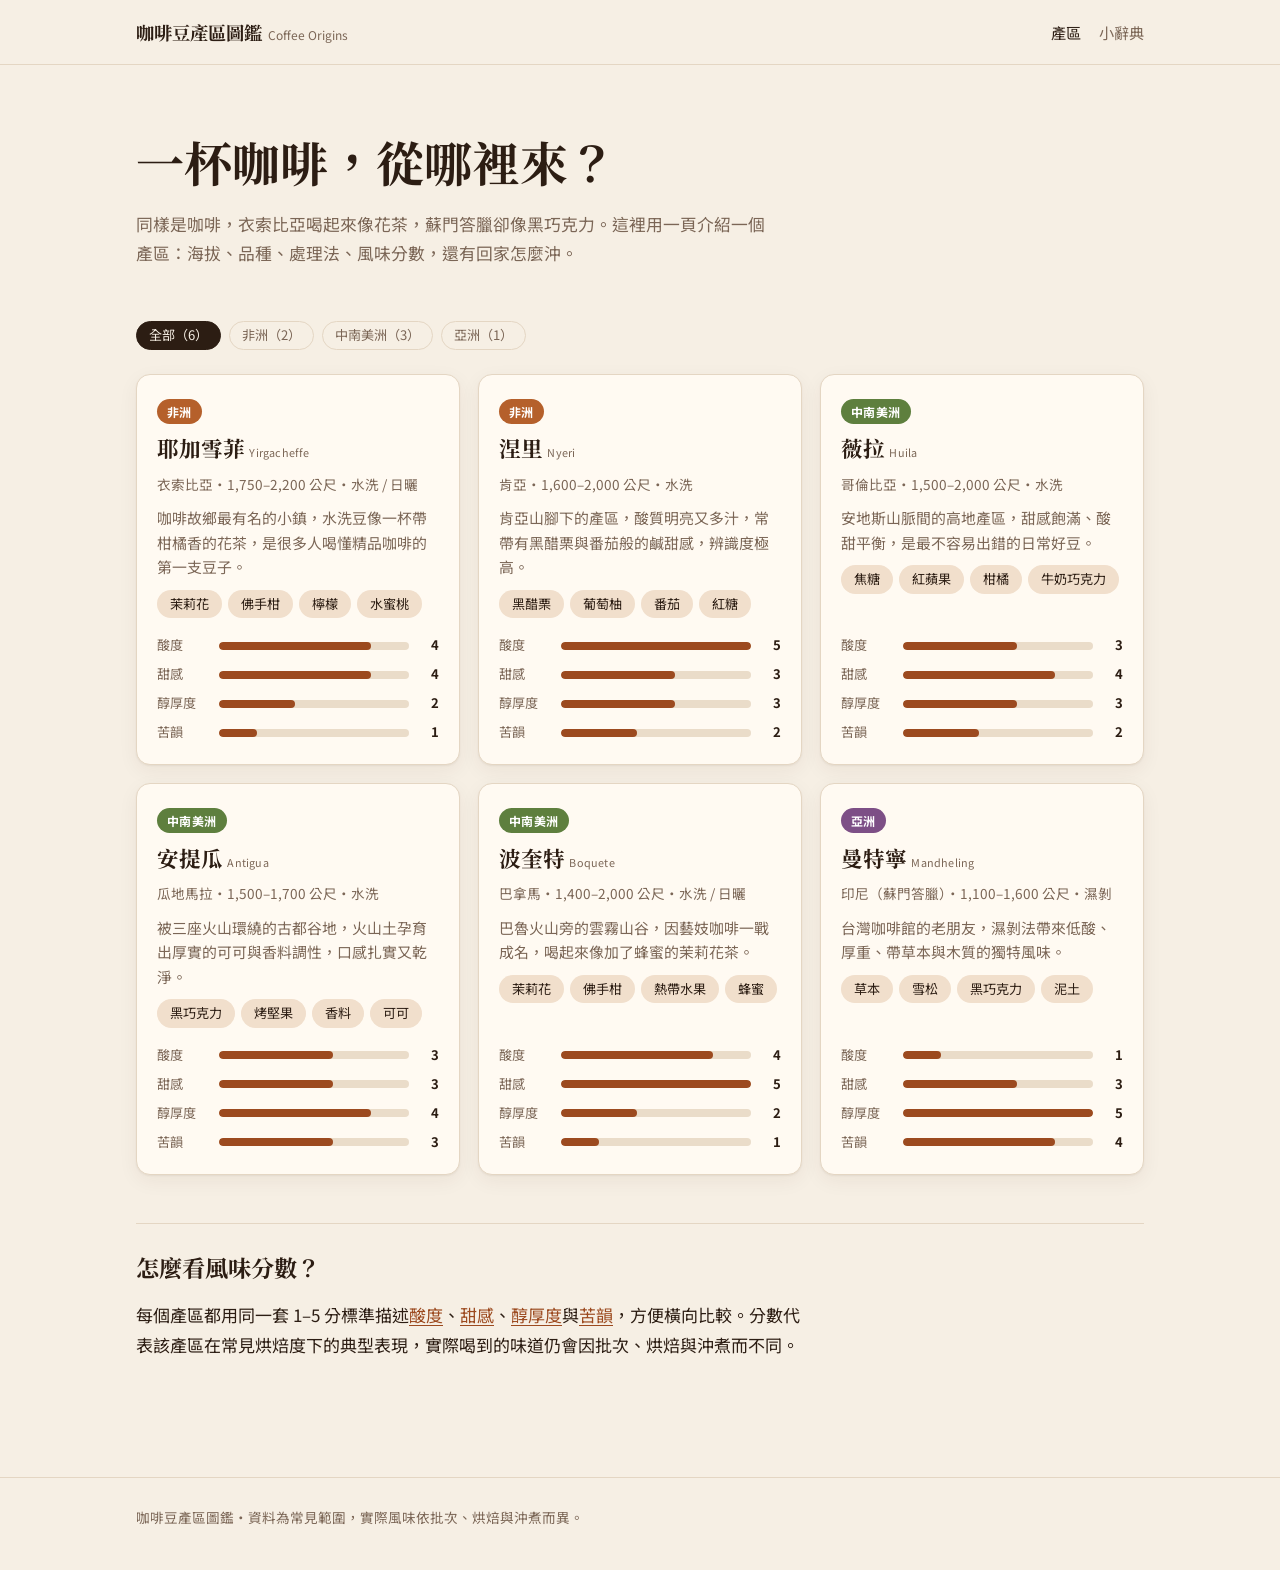
<file: index.html>
<!doctype html>
<html lang="zh-Hant-TW">
<head>
  <meta charset="utf-8">
  <meta name="viewport" content="width=device-width, initial-scale=1">
  <title>咖啡豆產區圖鑑</title>
  <meta name="description" content="用一頁看懂一個咖啡產區：海拔、品種、處理法、風味分數與沖煮建議。">
  <link rel="preconnect" href="https://fonts.googleapis.com">
  <link rel="preconnect" href="https://fonts.gstatic.com" crossorigin>
  <link href="https://fonts.googleapis.com/css2?family=Noto+Sans+TC:wght@400;700&family=Noto+Serif+TC:wght@700&display=swap" rel="stylesheet">
  <link rel="stylesheet" href="assets/css/style.css">
</head>
<body data-page="home">
  <header class="site-header">
    <div class="wrap">
      <a class="brand" href="index.html">咖啡豆產區圖鑑<small>Coffee Origins</small></a>
      <nav class="nav"><a href="index.html" aria-current="page">產區</a><a href="glossary.html">小辭典</a></nav>
    </div>
  </header>

  <main class="wrap">
    <section class="hero">
      <h1>一杯咖啡，從哪裡來？</h1>
      <p class="lede">同樣是咖啡，衣索比亞喝起來像花茶，蘇門答臘卻像黑巧克力。這裡用一頁介紹一個產區：海拔、品種、處理法、風味分數，還有回家怎麼沖。</p>
    </section>

    <div id="filters" class="filters" role="group" aria-label="依洲別篩選"></div>
    <div id="origin-grid" class="grid"></div>

    <section class="section" style="margin-top:48px">
      <h2>怎麼看風味分數？</h2>
      <div class="prose">
        <p>每個產區都用同一套 1–5 分標準描述<a href="glossary.html#acidity">酸度</a>、<a href="glossary.html#sweetness">甜感</a>、<a href="glossary.html#body">醇厚度</a>與<a href="glossary.html#bitterness">苦韻</a>，方便橫向比較。分數代表該產區在常見烘焙度下的典型表現，實際喝到的味道仍會因批次、烘焙與沖煮而不同。</p>
      </div>
    </section>
  </main>

  <footer class="site-footer">
    <div class="wrap">咖啡豆產區圖鑑・資料為常見範圍，實際風味依批次、烘焙與沖煮而異。</div>
  </footer>

  <script src="data/origins.js"></script>
  <script src="assets/js/main.js"></script>
</body>
</html>
</file>
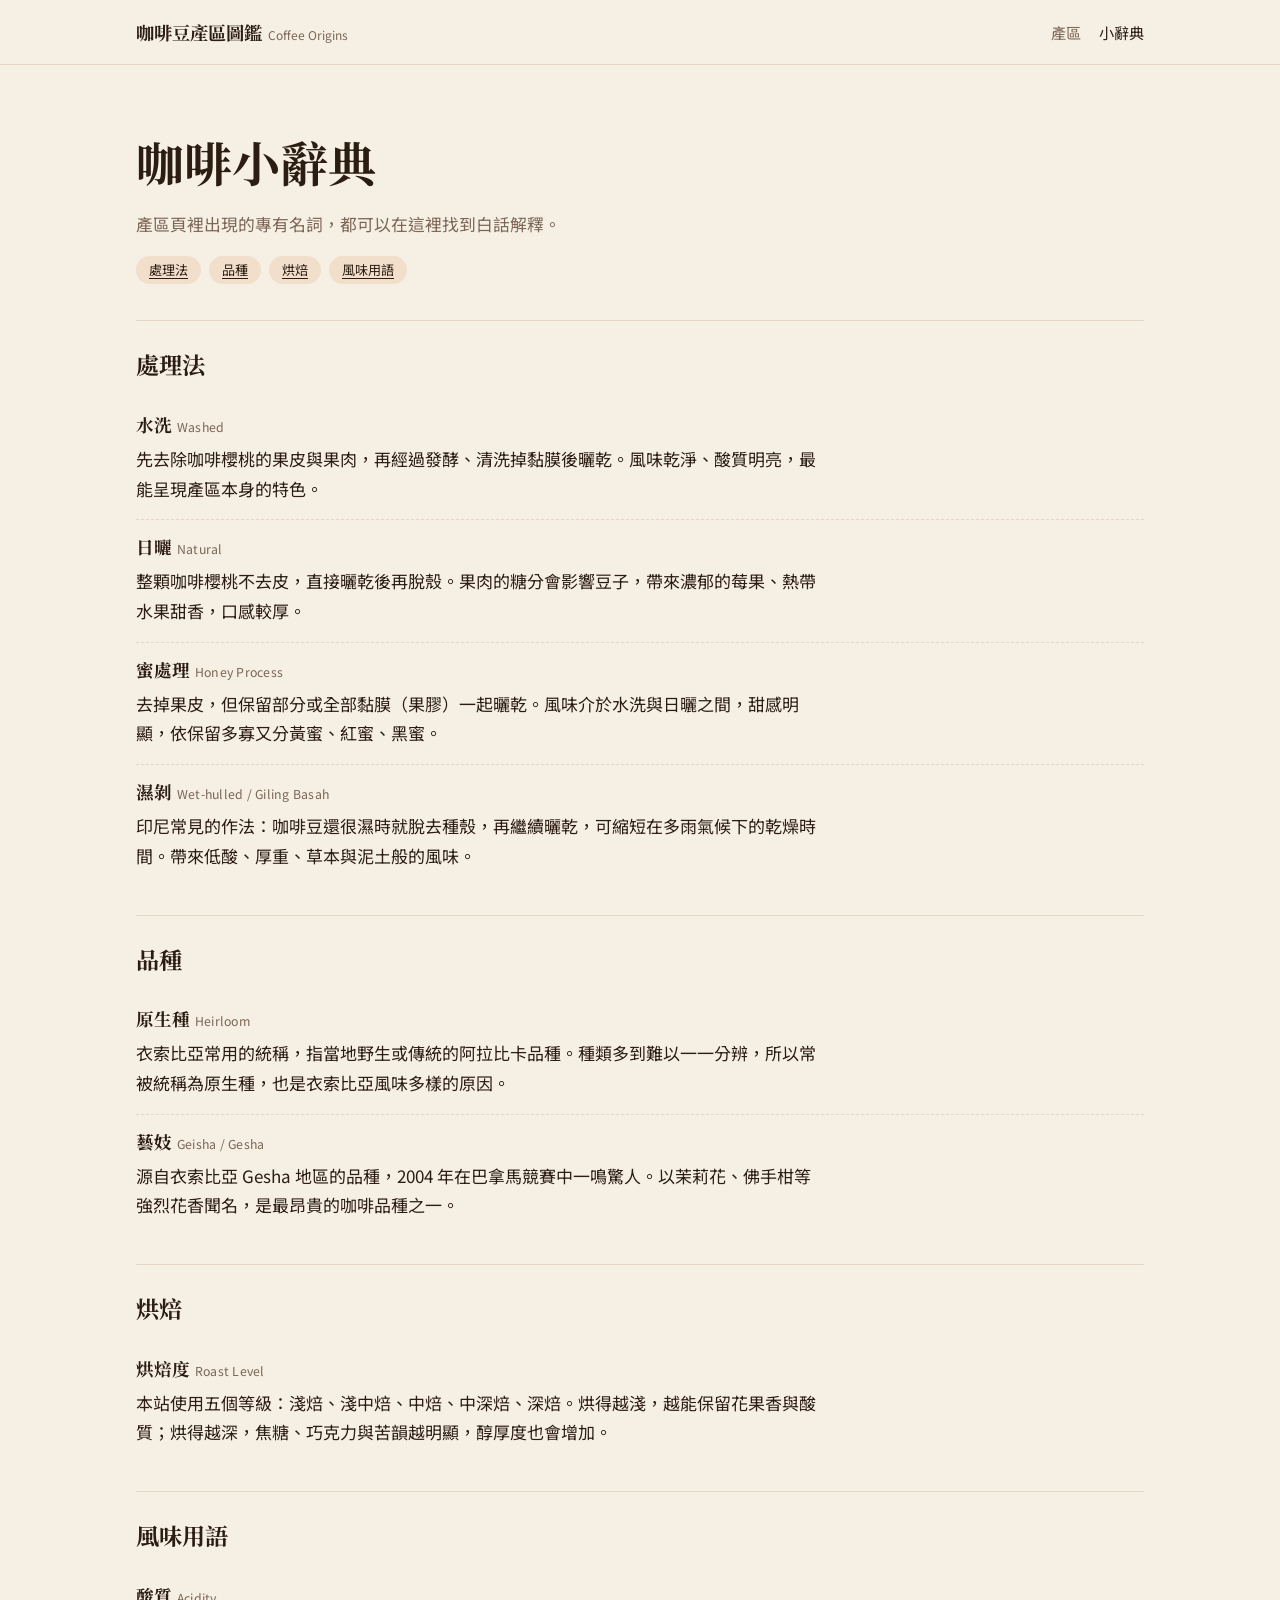
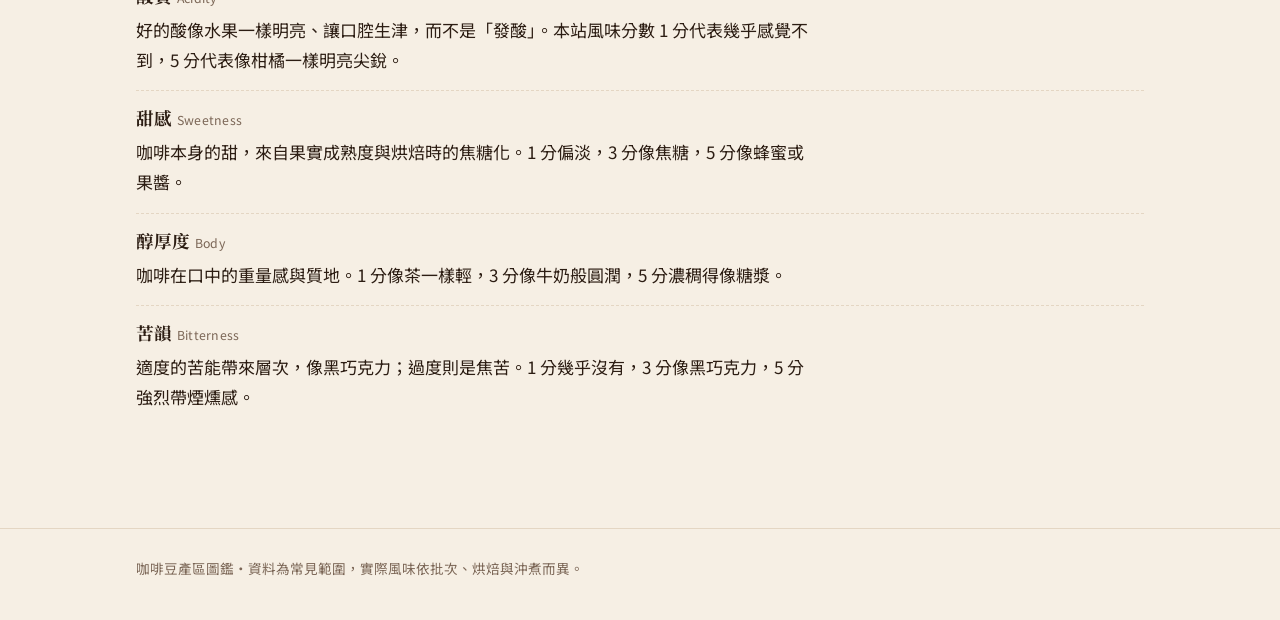
<file: glossary.html>
<!doctype html>
<html lang="zh-Hant-TW">
<head>
  <meta charset="utf-8">
  <meta name="viewport" content="width=device-width, initial-scale=1">
  <title>咖啡小辭典｜咖啡豆產區圖鑑</title>
  <meta name="description" content="處理法、烘焙度、風味用語等咖啡名詞的白話解釋。">
  <link rel="preconnect" href="https://fonts.googleapis.com">
  <link rel="preconnect" href="https://fonts.gstatic.com" crossorigin>
  <link href="https://fonts.googleapis.com/css2?family=Noto+Sans+TC:wght@400;700&family=Noto+Serif+TC:wght@700&display=swap" rel="stylesheet">
  <link rel="stylesheet" href="assets/css/style.css">
</head>
<body data-page="glossary">
  <header class="site-header">
    <div class="wrap">
      <a class="brand" href="index.html">咖啡豆產區圖鑑<small>Coffee Origins</small></a>
      <nav class="nav"><a href="index.html">產區</a><a href="glossary.html" aria-current="page">小辭典</a></nav>
    </div>
  </header>

  <main class="wrap">
    <section class="hero">
      <h1>咖啡小辭典</h1>
      <p class="lede">產區頁裡出現的專有名詞，都可以在這裡找到白話解釋。</p>
      <div class="toc">
        <a class="chip" href="#process">處理法</a>
        <a class="chip" href="#varieties">品種</a>
        <a class="chip" href="#roasting">烘焙</a>
        <a class="chip" href="#tasting">風味用語</a>
      </div>
    </section>

    <section id="process" class="section">
      <h2>處理法</h2>
      <div class="term" id="washed">
        <h3>水洗<span class="en">Washed</span></h3>
        <p>先去除咖啡櫻桃的果皮與果肉，再經過發酵、清洗掉黏膜後曬乾。風味乾淨、酸質明亮，最能呈現產區本身的特色。</p>
      </div>
      <div class="term" id="natural">
        <h3>日曬<span class="en">Natural</span></h3>
        <p>整顆咖啡櫻桃不去皮，直接曬乾後再脫殼。果肉的糖分會影響豆子，帶來濃郁的莓果、熱帶水果甜香，口感較厚。</p>
      </div>
      <div class="term" id="honey">
        <h3>蜜處理<span class="en">Honey Process</span></h3>
        <p>去掉果皮，但保留部分或全部黏膜（果膠）一起曬乾。風味介於水洗與日曬之間，甜感明顯，依保留多寡又分黃蜜、紅蜜、黑蜜。</p>
      </div>
      <div class="term" id="wet-hulled">
        <h3>濕剝<span class="en">Wet-hulled / Giling Basah</span></h3>
        <p>印尼常見的作法：咖啡豆還很濕時就脫去種殼，再繼續曬乾，可縮短在多雨氣候下的乾燥時間。帶來低酸、厚重、草本與泥土般的風味。</p>
      </div>
    </section>

    <section id="varieties" class="section">
      <h2>品種</h2>
      <div class="term" id="heirloom">
        <h3>原生種<span class="en">Heirloom</span></h3>
        <p>衣索比亞常用的統稱，指當地野生或傳統的阿拉比卡品種。種類多到難以一一分辨，所以常被統稱為原生種，也是衣索比亞風味多樣的原因。</p>
      </div>
      <div class="term" id="geisha">
        <h3>藝妓<span class="en">Geisha / Gesha</span></h3>
        <p>源自衣索比亞 Gesha 地區的品種，2004 年在巴拿馬競賽中一鳴驚人。以茉莉花、佛手柑等強烈花香聞名，是最昂貴的咖啡品種之一。</p>
      </div>
    </section>

    <section id="roasting" class="section">
      <h2>烘焙</h2>
      <div class="term" id="roast">
        <h3>烘焙度<span class="en">Roast Level</span></h3>
        <p>本站使用五個等級：淺焙、淺中焙、中焙、中深焙、深焙。烘得越淺，越能保留花果香與酸質；烘得越深，焦糖、巧克力與苦韻越明顯，醇厚度也會增加。</p>
      </div>
    </section>

    <section id="tasting" class="section">
      <h2>風味用語</h2>
      <div class="term" id="acidity">
        <h3>酸質<span class="en">Acidity</span></h3>
        <p>好的酸像水果一樣明亮、讓口腔生津，而不是「發酸」。本站風味分數 1 分代表幾乎感覺不到，5 分代表像柑橘一樣明亮尖銳。</p>
      </div>
      <div class="term" id="sweetness">
        <h3>甜感<span class="en">Sweetness</span></h3>
        <p>咖啡本身的甜，來自果實成熟度與烘焙時的焦糖化。1 分偏淡，3 分像焦糖，5 分像蜂蜜或果醬。</p>
      </div>
      <div class="term" id="body">
        <h3>醇厚度<span class="en">Body</span></h3>
        <p>咖啡在口中的重量感與質地。1 分像茶一樣輕，3 分像牛奶般圓潤，5 分濃稠得像糖漿。</p>
      </div>
      <div class="term" id="bitterness">
        <h3>苦韻<span class="en">Bitterness</span></h3>
        <p>適度的苦能帶來層次，像黑巧克力；過度則是焦苦。1 分幾乎沒有，3 分像黑巧克力，5 分強烈帶煙燻感。</p>
      </div>
    </section>
  </main>

  <footer class="site-footer">
    <div class="wrap">咖啡豆產區圖鑑・資料為常見範圍，實際風味依批次、烘焙與沖煮而異。</div>
  </footer>
</body>
</html>
</file>
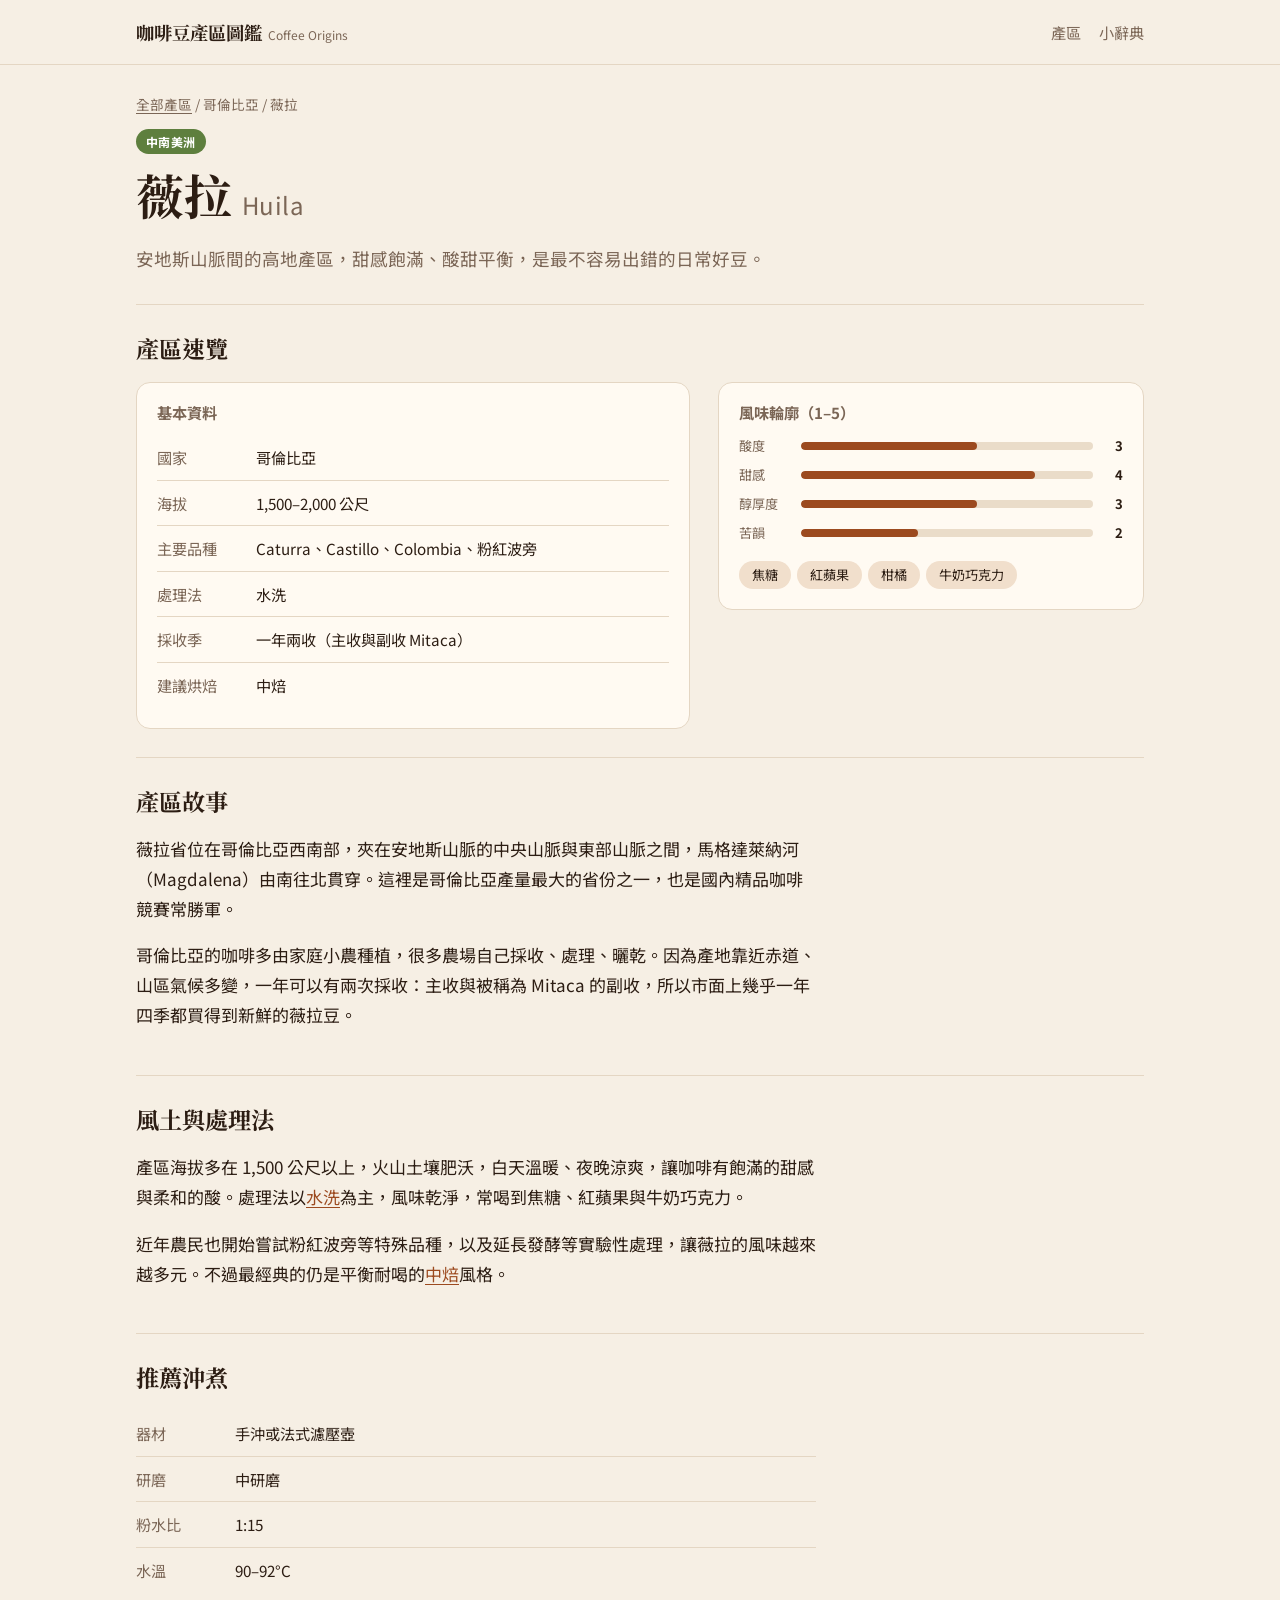
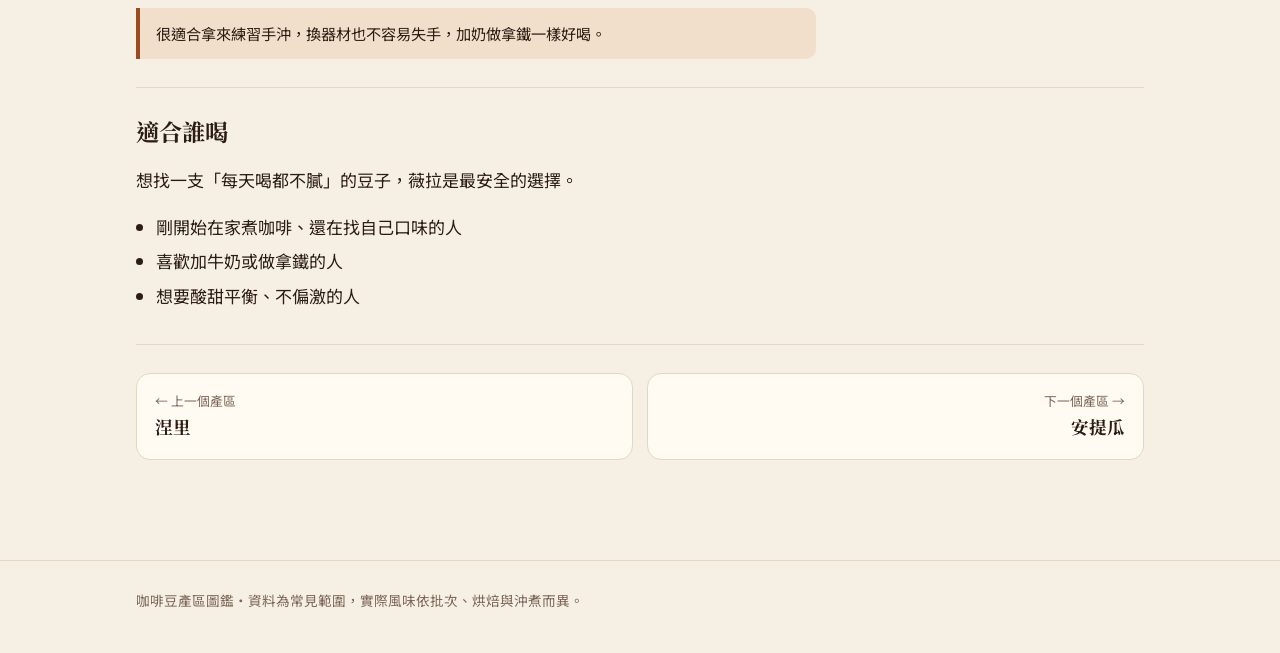
<file: origins/colombia-huila.html>
<!doctype html>
<html lang="zh-Hant-TW">
<head>
  <meta charset="utf-8">
  <meta name="viewport" content="width=device-width, initial-scale=1">
  <title>薇拉 Huila｜咖啡豆產區圖鑑</title>
  <meta name="description" content="安地斯山脈間的高地產區，甜感飽滿、酸甜平衡，是最不容易出錯的日常好豆。">
  <link rel="preconnect" href="https://fonts.googleapis.com">
  <link rel="preconnect" href="https://fonts.gstatic.com" crossorigin>
  <link href="https://fonts.googleapis.com/css2?family=Noto+Sans+TC:wght@400;700&family=Noto+Serif+TC:wght@700&display=swap" rel="stylesheet">
  <link rel="stylesheet" href="../assets/css/style.css">
</head>
<body data-page="origin" data-slug="colombia-huila">
  <header class="site-header">
    <div class="wrap">
      <a class="brand" href="../index.html">咖啡豆產區圖鑑<small>Coffee Origins</small></a>
      <nav class="nav"><a href="../index.html">產區</a><a href="../glossary.html">小辭典</a></nav>
    </div>
  </header>

  <main class="wrap">
    <div class="breadcrumb"><a href="../index.html">全部產區</a> / 哥倫比亞 / 薇拉</div>

    <section id="hero" class="origin-hero">
      <div data-render="tag"></div>
      <h1>薇拉<span class="en">Huila</span></h1>
      <p class="lede" data-render="summary"></p>
    </section>

    <section id="at-a-glance" class="section">
      <h2>產區速覽</h2>
      <div data-render="glance"></div>
    </section>

    <section id="story" class="section">
      <h2>產區故事</h2>
      <div class="prose">
                <p>薇拉省位在哥倫比亞西南部，夾在安地斯山脈的中央山脈與東部山脈之間，馬格達萊納河（Magdalena）由南往北貫穿。這裡是哥倫比亞產量最大的省份之一，也是國內精品咖啡競賽常勝軍。</p>
        <p>哥倫比亞的咖啡多由家庭小農種植，很多農場自己採收、處理、曬乾。因為產地靠近赤道、山區氣候多變，一年可以有兩次採收：主收與被稱為 Mitaca 的副收，所以市面上幾乎一年四季都買得到新鮮的薇拉豆。</p>
      </div>
    </section>

    <section id="terroir" class="section">
      <h2>風土與處理法</h2>
      <div class="prose">
                <p>產區海拔多在 1,500 公尺以上，火山土壤肥沃，白天溫暖、夜晚涼爽，讓咖啡有飽滿的甜感與柔和的酸。處理法以<a href="../glossary.html#washed">水洗</a>為主，風味乾淨，常喝到焦糖、紅蘋果與牛奶巧克力。</p>
        <p>近年農民也開始嘗試粉紅波旁等特殊品種，以及延長發酵等實驗性處理，讓薇拉的風味越來越多元。不過最經典的仍是平衡耐喝的<a href="../glossary.html#roast">中焙</a>風格。</p>
      </div>
    </section>

    <section id="brew" class="section">
      <h2>推薦沖煮</h2>
      <div data-render="brew"></div>
    </section>

    <section id="for-you" class="section">
      <h2>適合誰喝</h2>
      <div class="prose">
                <p>想找一支「每天喝都不膩」的豆子，薇拉是最安全的選擇。</p>
        <ul>
          <li>剛開始在家煮咖啡、還在找自己口味的人</li>
          <li>喜歡加牛奶或做拿鐵的人</li>
          <li>想要酸甜平衡、不偏激的人</li>
        </ul>
      </div>
    </section>

    <section id="origin-nav" class="section">
      <div class="origin-nav" data-render="origin-nav"></div>
    </section>
  </main>

  <footer class="site-footer">
    <div class="wrap">咖啡豆產區圖鑑・資料為常見範圍，實際風味依批次、烘焙與沖煮而異。</div>
  </footer>

  <script src="../data/origins.js"></script>
  <script src="../assets/js/main.js"></script>
</body>
</html>
</file>
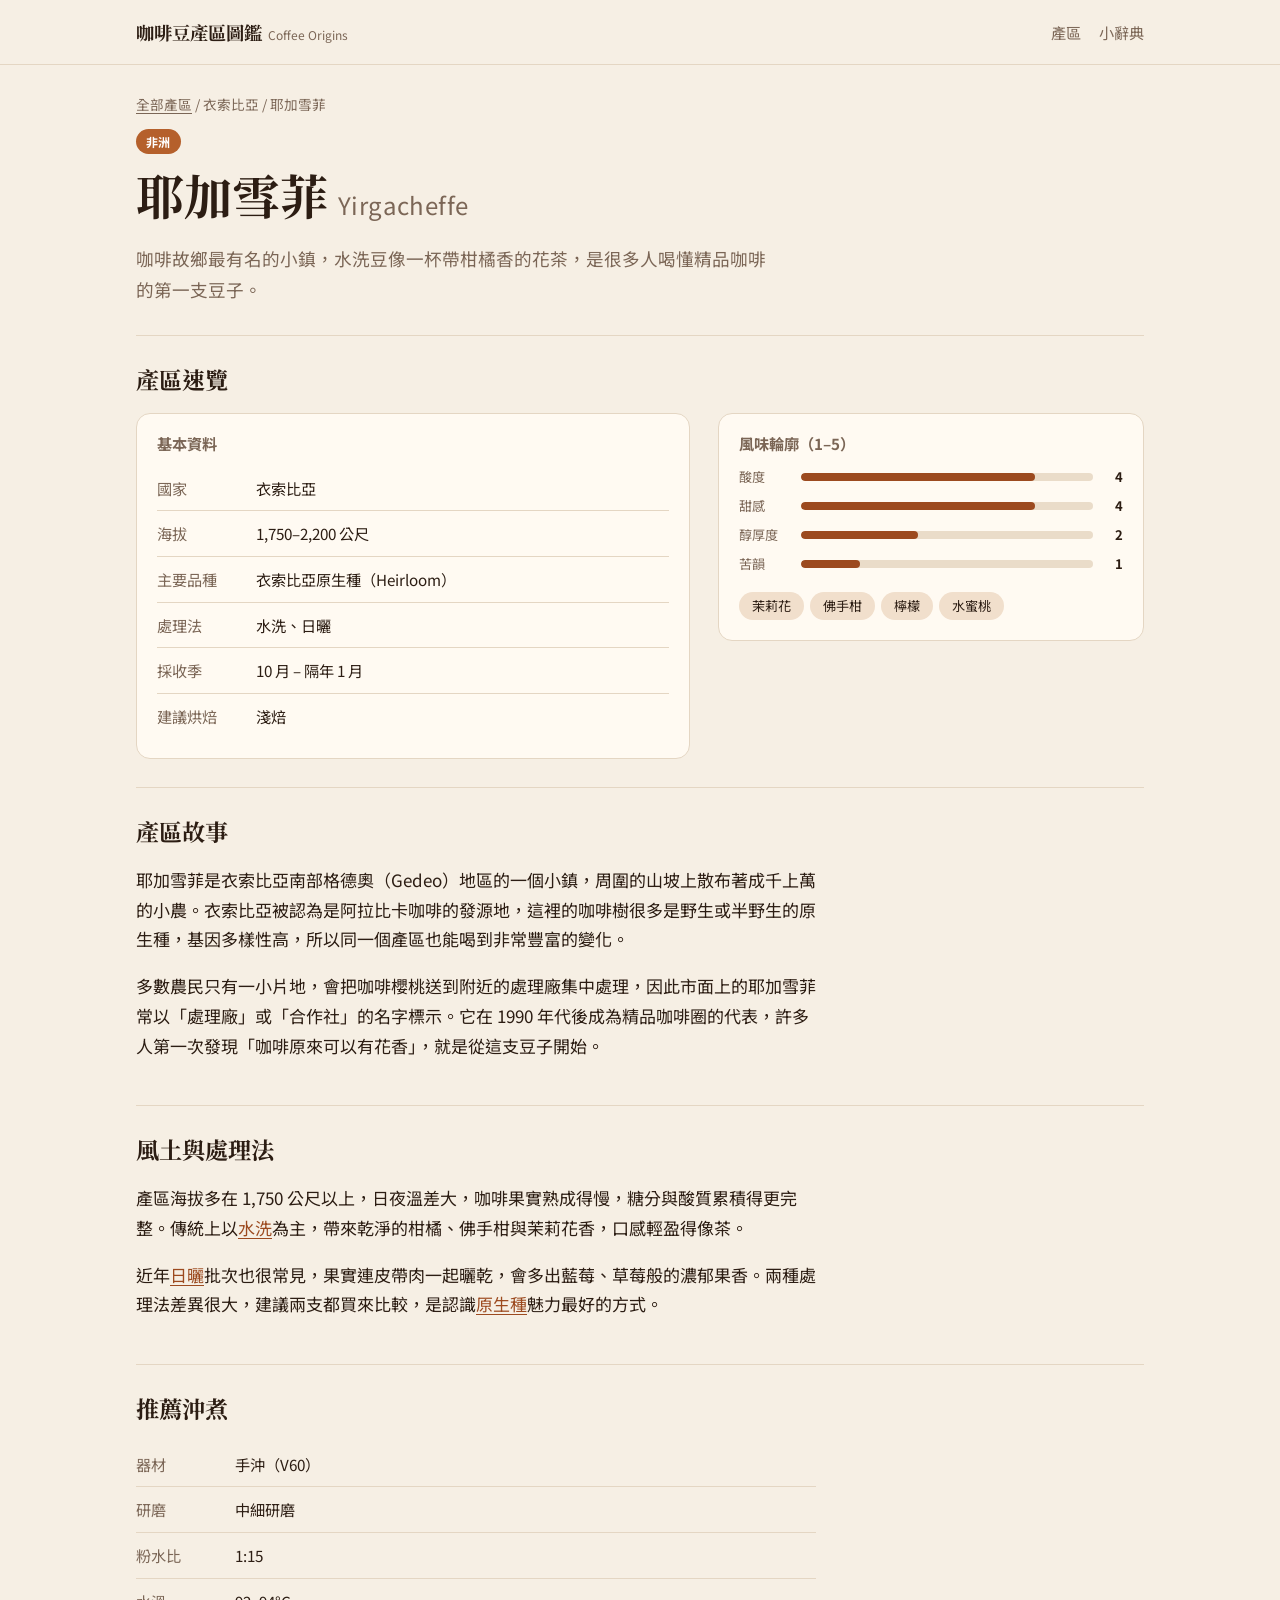
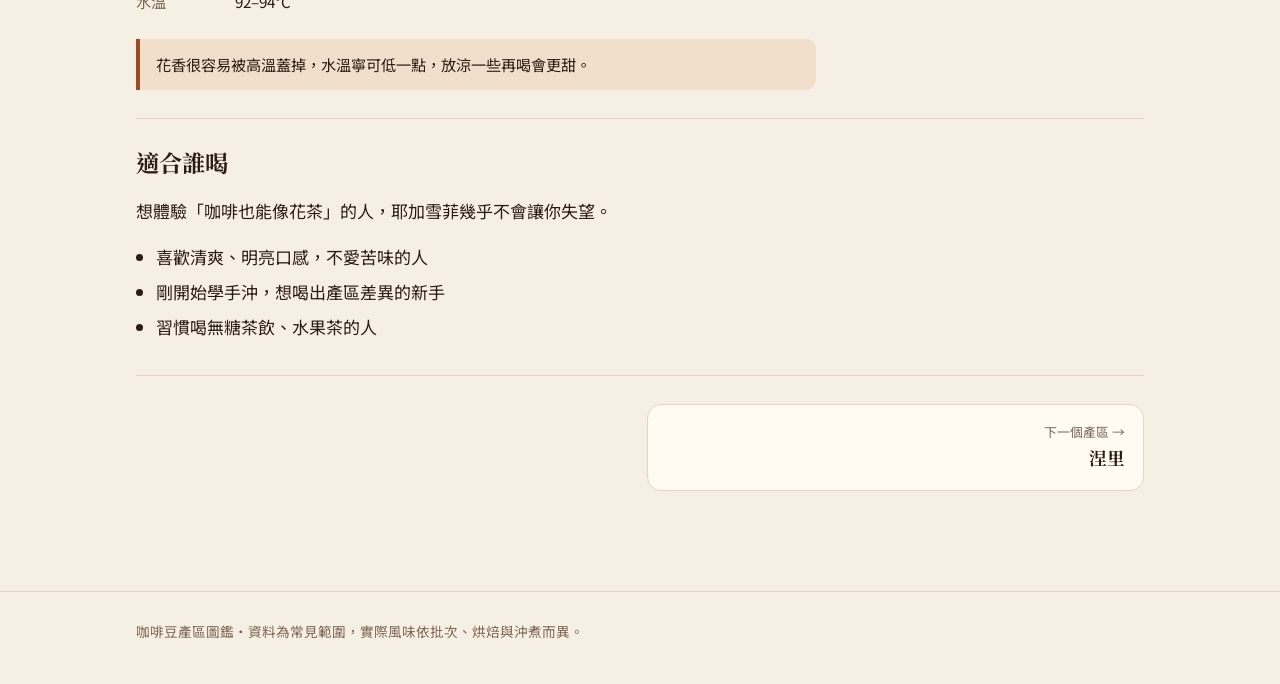
<file: origins/ethiopia-yirgacheffe.html>
<!doctype html>
<html lang="zh-Hant-TW">
<head>
  <meta charset="utf-8">
  <meta name="viewport" content="width=device-width, initial-scale=1">
  <title>耶加雪菲 Yirgacheffe｜咖啡豆產區圖鑑</title>
  <meta name="description" content="咖啡故鄉最有名的小鎮，水洗豆像一杯帶柑橘香的花茶，是很多人喝懂精品咖啡的第一支豆子。">
  <link rel="preconnect" href="https://fonts.googleapis.com">
  <link rel="preconnect" href="https://fonts.gstatic.com" crossorigin>
  <link href="https://fonts.googleapis.com/css2?family=Noto+Sans+TC:wght@400;700&family=Noto+Serif+TC:wght@700&display=swap" rel="stylesheet">
  <link rel="stylesheet" href="../assets/css/style.css">
</head>
<body data-page="origin" data-slug="ethiopia-yirgacheffe">
  <header class="site-header">
    <div class="wrap">
      <a class="brand" href="../index.html">咖啡豆產區圖鑑<small>Coffee Origins</small></a>
      <nav class="nav"><a href="../index.html">產區</a><a href="../glossary.html">小辭典</a></nav>
    </div>
  </header>

  <main class="wrap">
    <div class="breadcrumb"><a href="../index.html">全部產區</a> / 衣索比亞 / 耶加雪菲</div>

    <section id="hero" class="origin-hero">
      <div data-render="tag"></div>
      <h1>耶加雪菲<span class="en">Yirgacheffe</span></h1>
      <p class="lede" data-render="summary"></p>
    </section>

    <section id="at-a-glance" class="section">
      <h2>產區速覽</h2>
      <div data-render="glance"></div>
    </section>

    <section id="story" class="section">
      <h2>產區故事</h2>
      <div class="prose">
                <p>耶加雪菲是衣索比亞南部格德奧（Gedeo）地區的一個小鎮，周圍的山坡上散布著成千上萬的小農。衣索比亞被認為是阿拉比卡咖啡的發源地，這裡的咖啡樹很多是野生或半野生的原生種，基因多樣性高，所以同一個產區也能喝到非常豐富的變化。</p>
        <p>多數農民只有一小片地，會把咖啡櫻桃送到附近的處理廠集中處理，因此市面上的耶加雪菲常以「處理廠」或「合作社」的名字標示。它在 1990 年代後成為精品咖啡圈的代表，許多人第一次發現「咖啡原來可以有花香」，就是從這支豆子開始。</p>
      </div>
    </section>

    <section id="terroir" class="section">
      <h2>風土與處理法</h2>
      <div class="prose">
                <p>產區海拔多在 1,750 公尺以上，日夜溫差大，咖啡果實熟成得慢，糖分與酸質累積得更完整。傳統上以<a href="../glossary.html#washed">水洗</a>為主，帶來乾淨的柑橘、佛手柑與茉莉花香，口感輕盈得像茶。</p>
        <p>近年<a href="../glossary.html#natural">日曬</a>批次也很常見，果實連皮帶肉一起曬乾，會多出藍莓、草莓般的濃郁果香。兩種處理法差異很大，建議兩支都買來比較，是認識<a href="../glossary.html#heirloom">原生種</a>魅力最好的方式。</p>
      </div>
    </section>

    <section id="brew" class="section">
      <h2>推薦沖煮</h2>
      <div data-render="brew"></div>
    </section>

    <section id="for-you" class="section">
      <h2>適合誰喝</h2>
      <div class="prose">
                <p>想體驗「咖啡也能像花茶」的人，耶加雪菲幾乎不會讓你失望。</p>
        <ul>
          <li>喜歡清爽、明亮口感，不愛苦味的人</li>
          <li>剛開始學手沖，想喝出產區差異的新手</li>
          <li>習慣喝無糖茶飲、水果茶的人</li>
        </ul>
      </div>
    </section>

    <section id="origin-nav" class="section">
      <div class="origin-nav" data-render="origin-nav"></div>
    </section>
  </main>

  <footer class="site-footer">
    <div class="wrap">咖啡豆產區圖鑑・資料為常見範圍，實際風味依批次、烘焙與沖煮而異。</div>
  </footer>

  <script src="../data/origins.js"></script>
  <script src="../assets/js/main.js"></script>
</body>
</html>
</file>
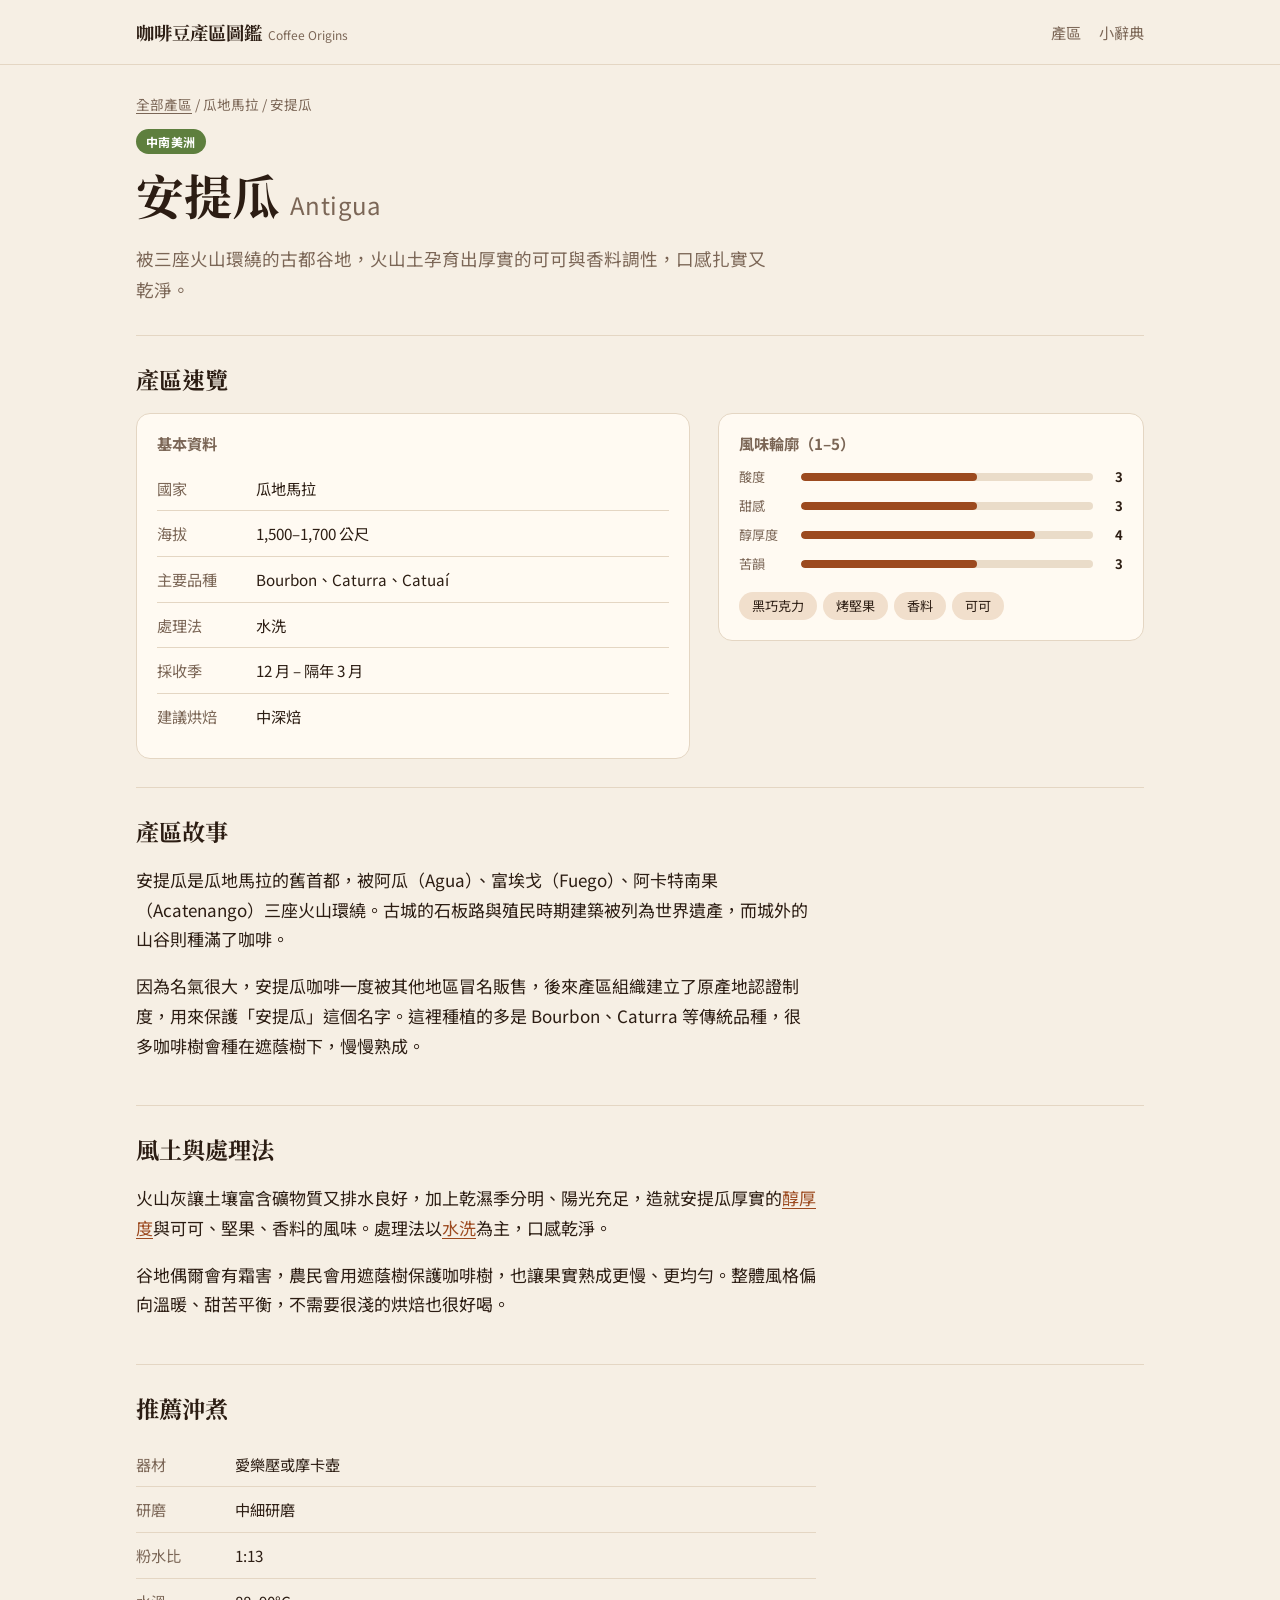
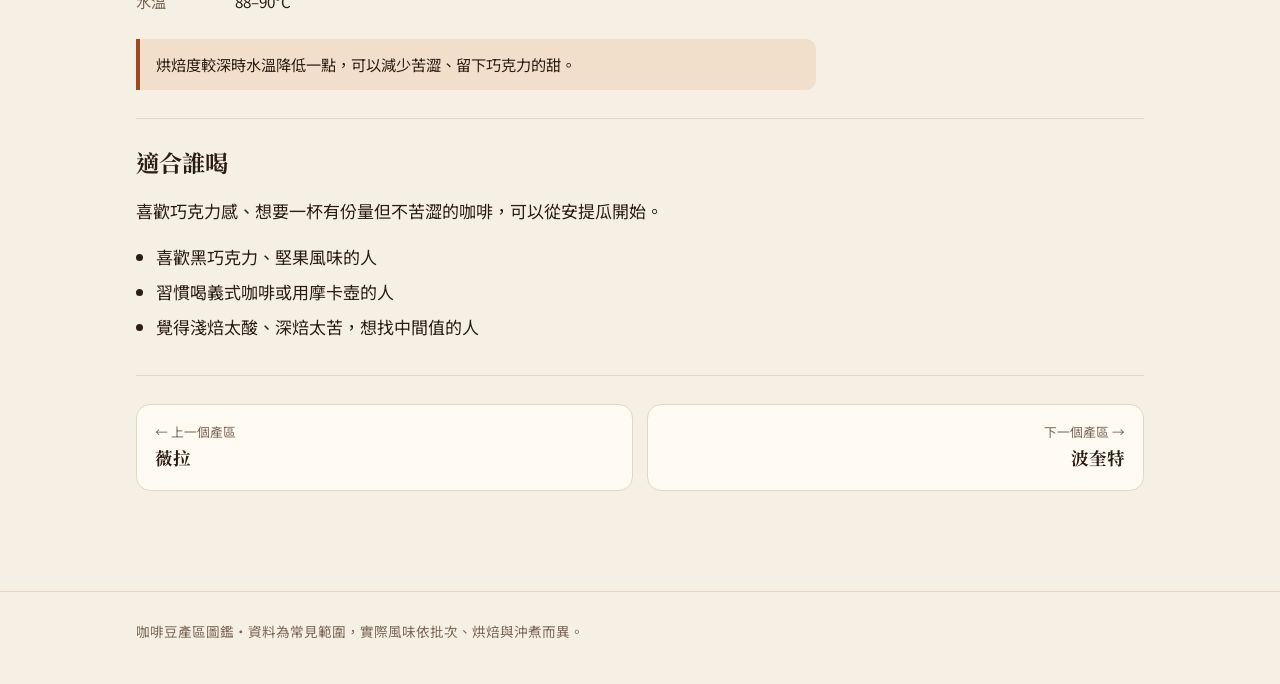
<file: origins/guatemala-antigua.html>
<!doctype html>
<html lang="zh-Hant-TW">
<head>
  <meta charset="utf-8">
  <meta name="viewport" content="width=device-width, initial-scale=1">
  <title>安提瓜 Antigua｜咖啡豆產區圖鑑</title>
  <meta name="description" content="被三座火山環繞的古都谷地，火山土孕育出厚實的可可與香料調性，口感扎實又乾淨。">
  <link rel="preconnect" href="https://fonts.googleapis.com">
  <link rel="preconnect" href="https://fonts.gstatic.com" crossorigin>
  <link href="https://fonts.googleapis.com/css2?family=Noto+Sans+TC:wght@400;700&family=Noto+Serif+TC:wght@700&display=swap" rel="stylesheet">
  <link rel="stylesheet" href="../assets/css/style.css">
</head>
<body data-page="origin" data-slug="guatemala-antigua">
  <header class="site-header">
    <div class="wrap">
      <a class="brand" href="../index.html">咖啡豆產區圖鑑<small>Coffee Origins</small></a>
      <nav class="nav"><a href="../index.html">產區</a><a href="../glossary.html">小辭典</a></nav>
    </div>
  </header>

  <main class="wrap">
    <div class="breadcrumb"><a href="../index.html">全部產區</a> / 瓜地馬拉 / 安提瓜</div>

    <section id="hero" class="origin-hero">
      <div data-render="tag"></div>
      <h1>安提瓜<span class="en">Antigua</span></h1>
      <p class="lede" data-render="summary"></p>
    </section>

    <section id="at-a-glance" class="section">
      <h2>產區速覽</h2>
      <div data-render="glance"></div>
    </section>

    <section id="story" class="section">
      <h2>產區故事</h2>
      <div class="prose">
                <p>安提瓜是瓜地馬拉的舊首都，被阿瓜（Agua）、富埃戈（Fuego）、阿卡特南果（Acatenango）三座火山環繞。古城的石板路與殖民時期建築被列為世界遺產，而城外的山谷則種滿了咖啡。</p>
        <p>因為名氣很大，安提瓜咖啡一度被其他地區冒名販售，後來產區組織建立了原產地認證制度，用來保護「安提瓜」這個名字。這裡種植的多是 Bourbon、Caturra 等傳統品種，很多咖啡樹會種在遮蔭樹下，慢慢熟成。</p>
      </div>
    </section>

    <section id="terroir" class="section">
      <h2>風土與處理法</h2>
      <div class="prose">
                <p>火山灰讓土壤富含礦物質又排水良好，加上乾濕季分明、陽光充足，造就安提瓜厚實的<a href="../glossary.html#body">醇厚度</a>與可可、堅果、香料的風味。處理法以<a href="../glossary.html#washed">水洗</a>為主，口感乾淨。</p>
        <p>谷地偶爾會有霜害，農民會用遮蔭樹保護咖啡樹，也讓果實熟成更慢、更均勻。整體風格偏向溫暖、甜苦平衡，不需要很淺的烘焙也很好喝。</p>
      </div>
    </section>

    <section id="brew" class="section">
      <h2>推薦沖煮</h2>
      <div data-render="brew"></div>
    </section>

    <section id="for-you" class="section">
      <h2>適合誰喝</h2>
      <div class="prose">
                <p>喜歡巧克力感、想要一杯有份量但不苦澀的咖啡，可以從安提瓜開始。</p>
        <ul>
          <li>喜歡黑巧克力、堅果風味的人</li>
          <li>習慣喝義式咖啡或用摩卡壺的人</li>
          <li>覺得淺焙太酸、深焙太苦，想找中間值的人</li>
        </ul>
      </div>
    </section>

    <section id="origin-nav" class="section">
      <div class="origin-nav" data-render="origin-nav"></div>
    </section>
  </main>

  <footer class="site-footer">
    <div class="wrap">咖啡豆產區圖鑑・資料為常見範圍，實際風味依批次、烘焙與沖煮而異。</div>
  </footer>

  <script src="../data/origins.js"></script>
  <script src="../assets/js/main.js"></script>
</body>
</html>
</file>
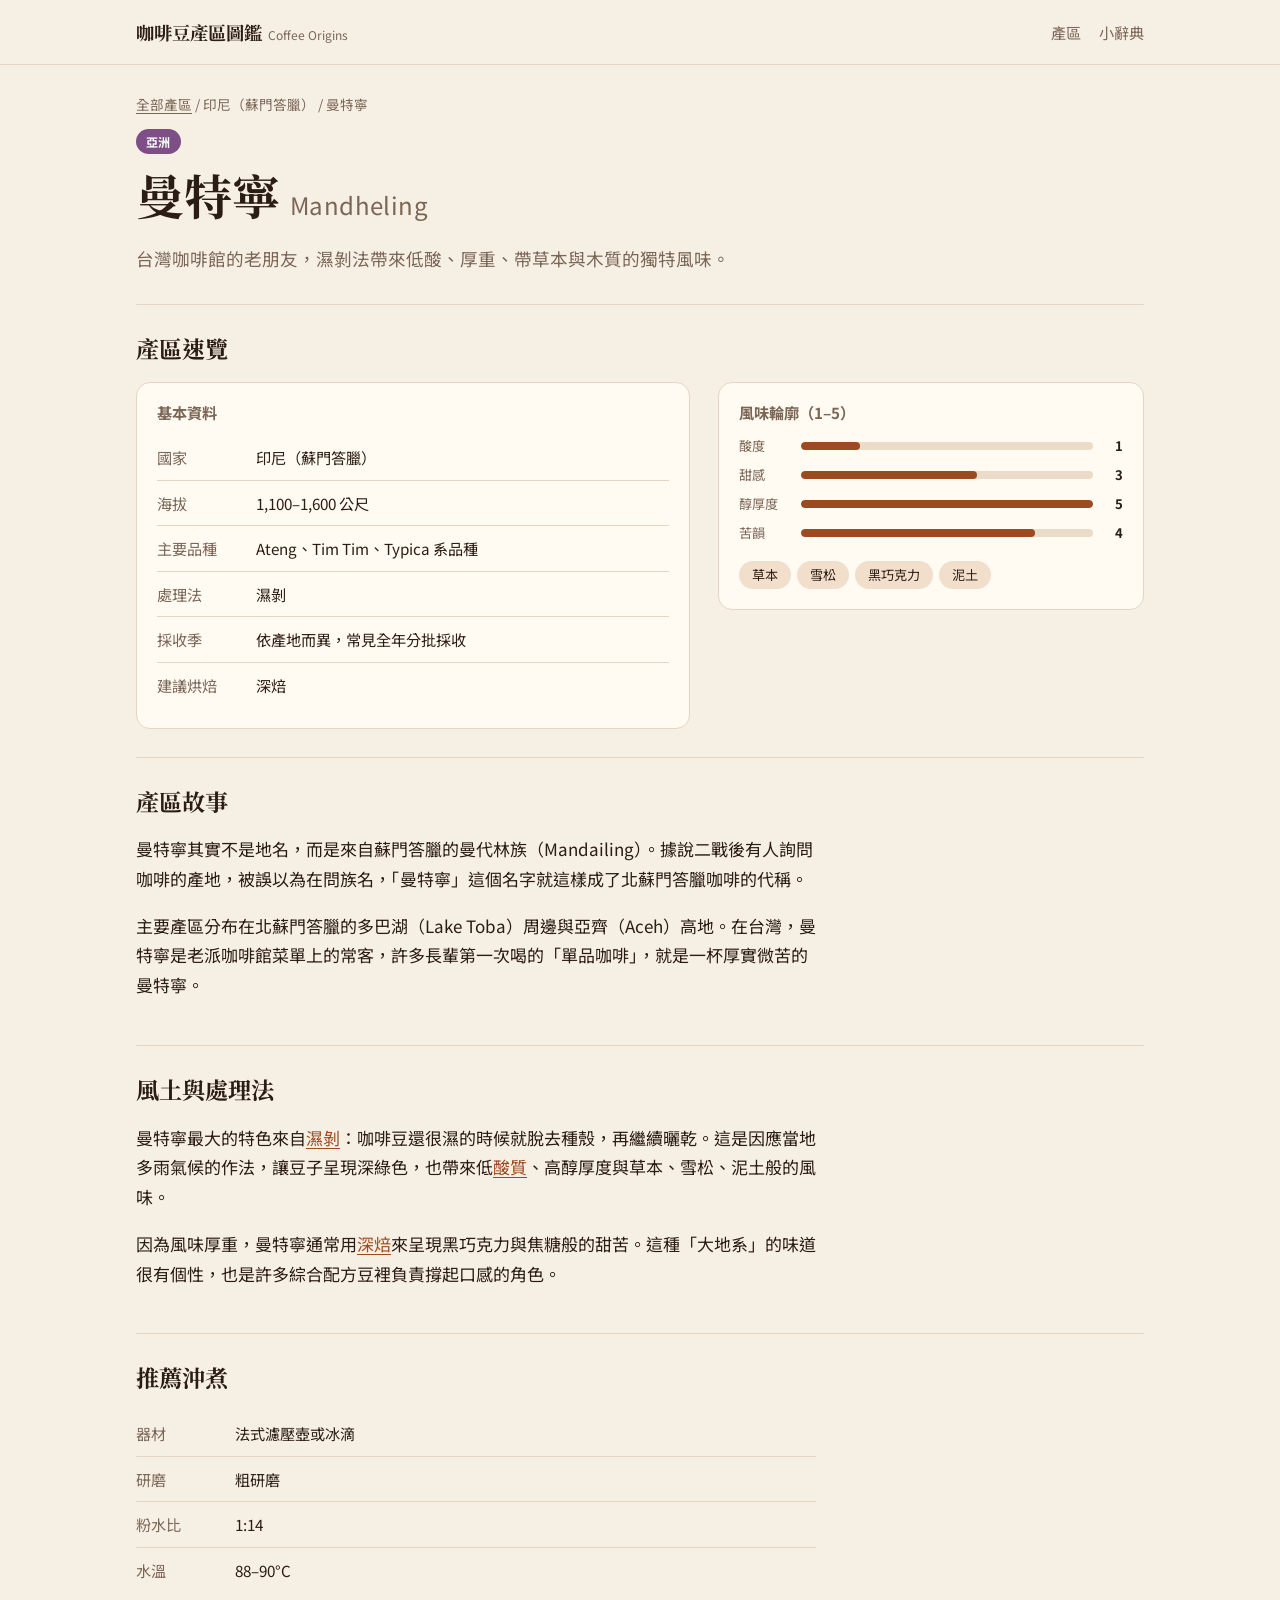
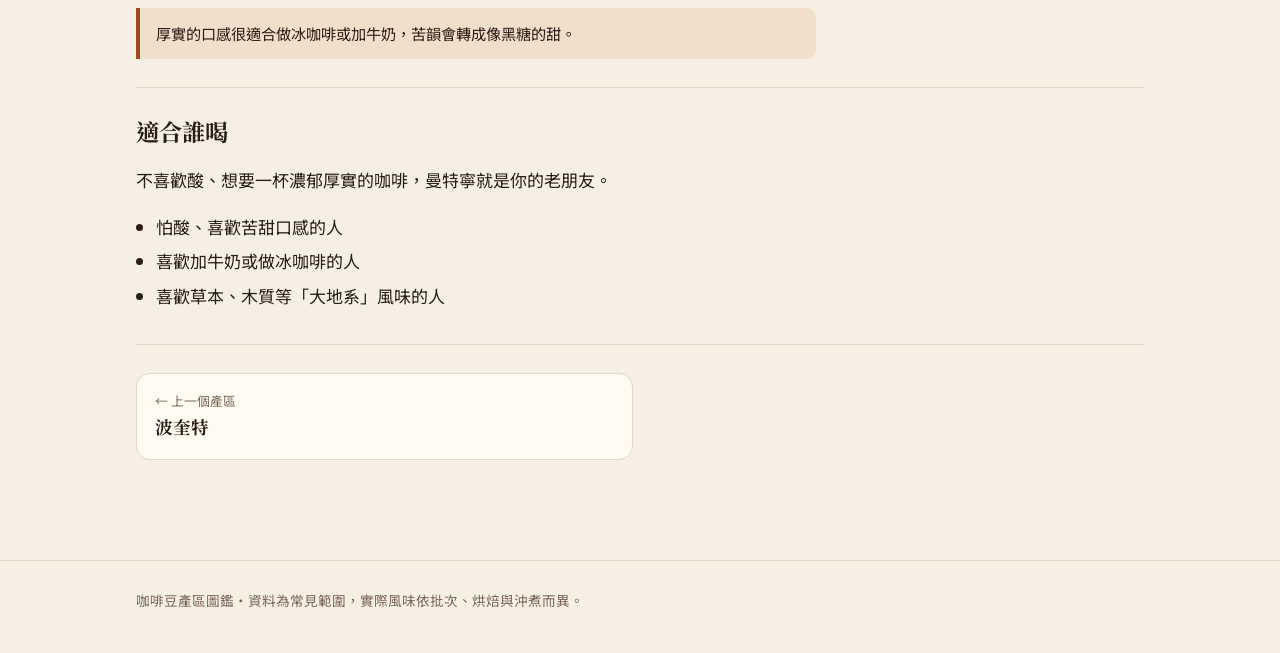
<file: origins/indonesia-sumatra-mandheling.html>
<!doctype html>
<html lang="zh-Hant-TW">
<head>
  <meta charset="utf-8">
  <meta name="viewport" content="width=device-width, initial-scale=1">
  <title>曼特寧 Mandheling｜咖啡豆產區圖鑑</title>
  <meta name="description" content="台灣咖啡館的老朋友，濕剝法帶來低酸、厚重、帶草本與木質的獨特風味。">
  <link rel="preconnect" href="https://fonts.googleapis.com">
  <link rel="preconnect" href="https://fonts.gstatic.com" crossorigin>
  <link href="https://fonts.googleapis.com/css2?family=Noto+Sans+TC:wght@400;700&family=Noto+Serif+TC:wght@700&display=swap" rel="stylesheet">
  <link rel="stylesheet" href="../assets/css/style.css">
</head>
<body data-page="origin" data-slug="indonesia-sumatra-mandheling">
  <header class="site-header">
    <div class="wrap">
      <a class="brand" href="../index.html">咖啡豆產區圖鑑<small>Coffee Origins</small></a>
      <nav class="nav"><a href="../index.html">產區</a><a href="../glossary.html">小辭典</a></nav>
    </div>
  </header>

  <main class="wrap">
    <div class="breadcrumb"><a href="../index.html">全部產區</a> / 印尼（蘇門答臘） / 曼特寧</div>

    <section id="hero" class="origin-hero">
      <div data-render="tag"></div>
      <h1>曼特寧<span class="en">Mandheling</span></h1>
      <p class="lede" data-render="summary"></p>
    </section>

    <section id="at-a-glance" class="section">
      <h2>產區速覽</h2>
      <div data-render="glance"></div>
    </section>

    <section id="story" class="section">
      <h2>產區故事</h2>
      <div class="prose">
                <p>曼特寧其實不是地名，而是來自蘇門答臘的曼代林族（Mandailing）。據說二戰後有人詢問咖啡的產地，被誤以為在問族名，「曼特寧」這個名字就這樣成了北蘇門答臘咖啡的代稱。</p>
        <p>主要產區分布在北蘇門答臘的多巴湖（Lake Toba）周邊與亞齊（Aceh）高地。在台灣，曼特寧是老派咖啡館菜單上的常客，許多長輩第一次喝的「單品咖啡」，就是一杯厚實微苦的曼特寧。</p>
      </div>
    </section>

    <section id="terroir" class="section">
      <h2>風土與處理法</h2>
      <div class="prose">
                <p>曼特寧最大的特色來自<a href="../glossary.html#wet-hulled">濕剝</a>：咖啡豆還很濕的時候就脫去種殼，再繼續曬乾。這是因應當地多雨氣候的作法，讓豆子呈現深綠色，也帶來低<a href="../glossary.html#acidity">酸質</a>、高醇厚度與草本、雪松、泥土般的風味。</p>
        <p>因為風味厚重，曼特寧通常用<a href="../glossary.html#roast">深焙</a>來呈現黑巧克力與焦糖般的甜苦。這種「大地系」的味道很有個性，也是許多綜合配方豆裡負責撐起口感的角色。</p>
      </div>
    </section>

    <section id="brew" class="section">
      <h2>推薦沖煮</h2>
      <div data-render="brew"></div>
    </section>

    <section id="for-you" class="section">
      <h2>適合誰喝</h2>
      <div class="prose">
                <p>不喜歡酸、想要一杯濃郁厚實的咖啡，曼特寧就是你的老朋友。</p>
        <ul>
          <li>怕酸、喜歡苦甜口感的人</li>
          <li>喜歡加牛奶或做冰咖啡的人</li>
          <li>喜歡草本、木質等「大地系」風味的人</li>
        </ul>
      </div>
    </section>

    <section id="origin-nav" class="section">
      <div class="origin-nav" data-render="origin-nav"></div>
    </section>
  </main>

  <footer class="site-footer">
    <div class="wrap">咖啡豆產區圖鑑・資料為常見範圍，實際風味依批次、烘焙與沖煮而異。</div>
  </footer>

  <script src="../data/origins.js"></script>
  <script src="../assets/js/main.js"></script>
</body>
</html>
</file>
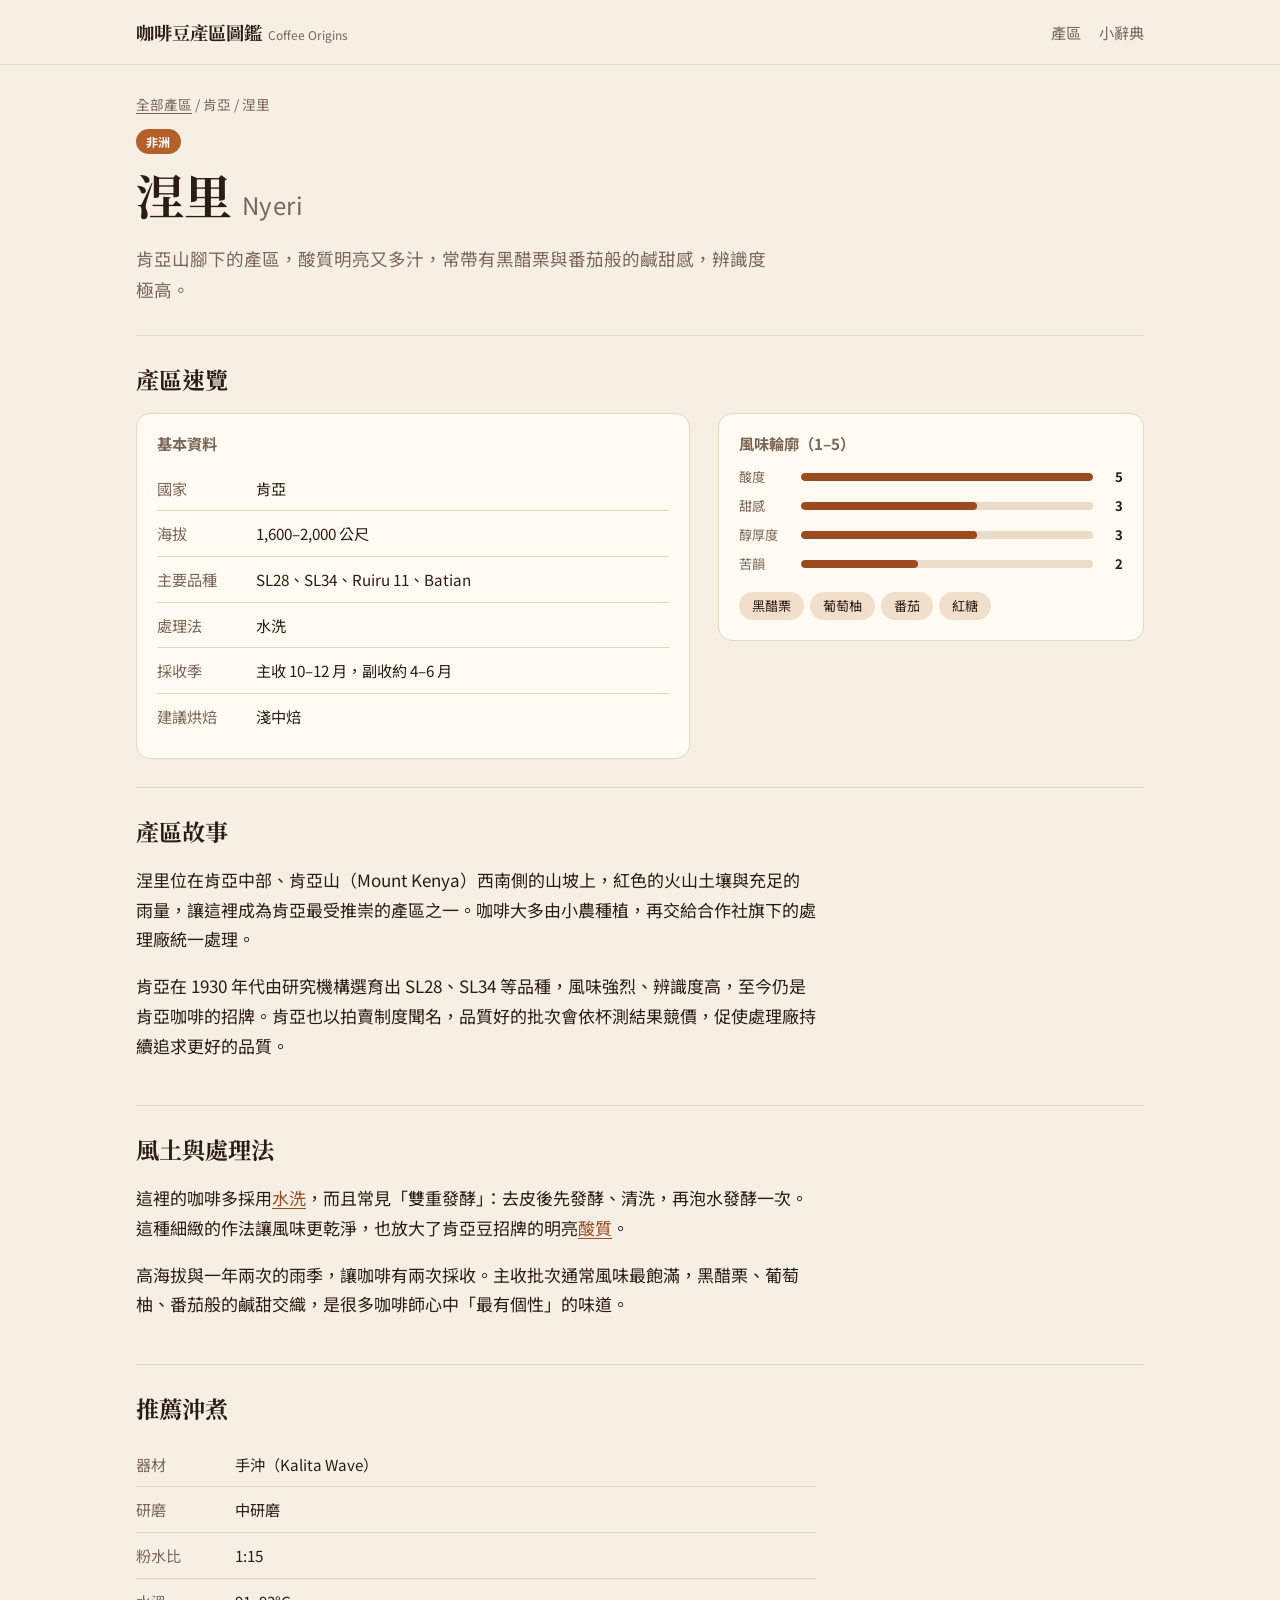
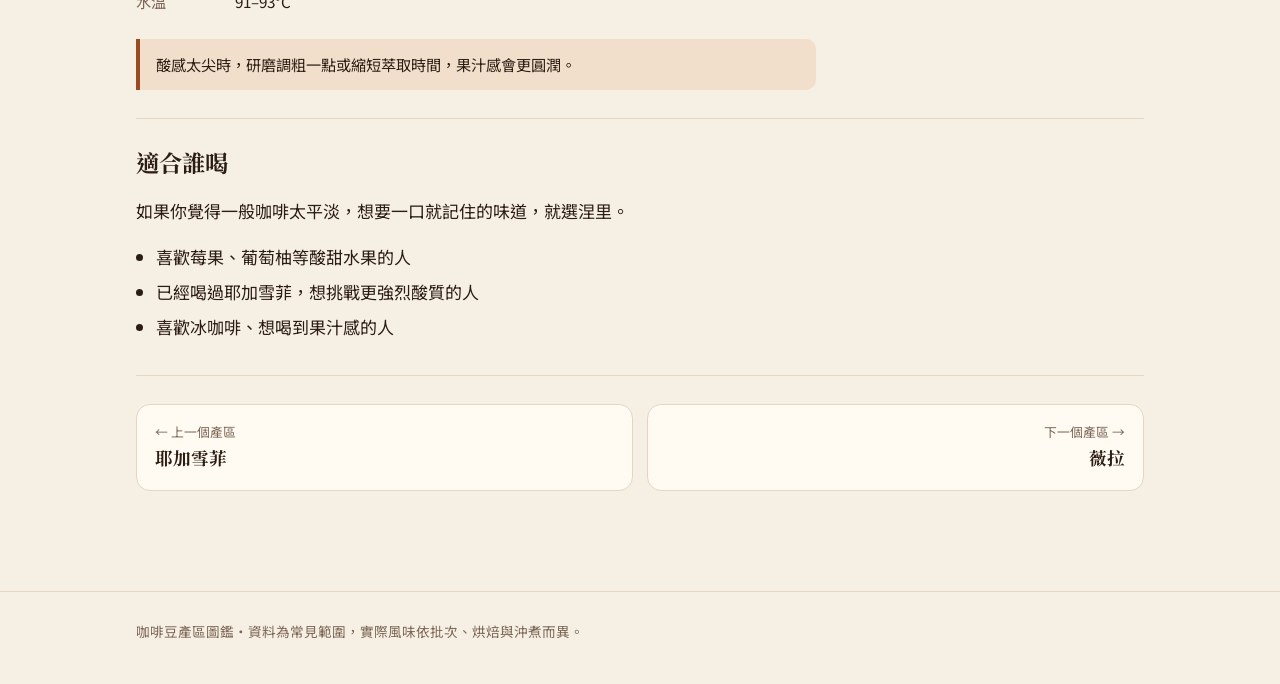
<file: origins/kenya-nyeri.html>
<!doctype html>
<html lang="zh-Hant-TW">
<head>
  <meta charset="utf-8">
  <meta name="viewport" content="width=device-width, initial-scale=1">
  <title>涅里 Nyeri｜咖啡豆產區圖鑑</title>
  <meta name="description" content="肯亞山腳下的產區，酸質明亮又多汁，常帶有黑醋栗與番茄般的鹹甜感，辨識度極高。">
  <link rel="preconnect" href="https://fonts.googleapis.com">
  <link rel="preconnect" href="https://fonts.gstatic.com" crossorigin>
  <link href="https://fonts.googleapis.com/css2?family=Noto+Sans+TC:wght@400;700&family=Noto+Serif+TC:wght@700&display=swap" rel="stylesheet">
  <link rel="stylesheet" href="../assets/css/style.css">
</head>
<body data-page="origin" data-slug="kenya-nyeri">
  <header class="site-header">
    <div class="wrap">
      <a class="brand" href="../index.html">咖啡豆產區圖鑑<small>Coffee Origins</small></a>
      <nav class="nav"><a href="../index.html">產區</a><a href="../glossary.html">小辭典</a></nav>
    </div>
  </header>

  <main class="wrap">
    <div class="breadcrumb"><a href="../index.html">全部產區</a> / 肯亞 / 涅里</div>

    <section id="hero" class="origin-hero">
      <div data-render="tag"></div>
      <h1>涅里<span class="en">Nyeri</span></h1>
      <p class="lede" data-render="summary"></p>
    </section>

    <section id="at-a-glance" class="section">
      <h2>產區速覽</h2>
      <div data-render="glance"></div>
    </section>

    <section id="story" class="section">
      <h2>產區故事</h2>
      <div class="prose">
                <p>涅里位在肯亞中部、肯亞山（Mount Kenya）西南側的山坡上，紅色的火山土壤與充足的雨量，讓這裡成為肯亞最受推崇的產區之一。咖啡大多由小農種植，再交給合作社旗下的處理廠統一處理。</p>
        <p>肯亞在 1930 年代由研究機構選育出 SL28、SL34 等品種，風味強烈、辨識度高，至今仍是肯亞咖啡的招牌。肯亞也以拍賣制度聞名，品質好的批次會依杯測結果競價，促使處理廠持續追求更好的品質。</p>
      </div>
    </section>

    <section id="terroir" class="section">
      <h2>風土與處理法</h2>
      <div class="prose">
                <p>這裡的咖啡多採用<a href="../glossary.html#washed">水洗</a>，而且常見「雙重發酵」：去皮後先發酵、清洗，再泡水發酵一次。這種細緻的作法讓風味更乾淨，也放大了肯亞豆招牌的明亮<a href="../glossary.html#acidity">酸質</a>。</p>
        <p>高海拔與一年兩次的雨季，讓咖啡有兩次採收。主收批次通常風味最飽滿，黑醋栗、葡萄柚、番茄般的鹹甜交織，是很多咖啡師心中「最有個性」的味道。</p>
      </div>
    </section>

    <section id="brew" class="section">
      <h2>推薦沖煮</h2>
      <div data-render="brew"></div>
    </section>

    <section id="for-you" class="section">
      <h2>適合誰喝</h2>
      <div class="prose">
                <p>如果你覺得一般咖啡太平淡，想要一口就記住的味道，就選涅里。</p>
        <ul>
          <li>喜歡莓果、葡萄柚等酸甜水果的人</li>
          <li>已經喝過耶加雪菲，想挑戰更強烈酸質的人</li>
          <li>喜歡冰咖啡、想喝到果汁感的人</li>
        </ul>
      </div>
    </section>

    <section id="origin-nav" class="section">
      <div class="origin-nav" data-render="origin-nav"></div>
    </section>
  </main>

  <footer class="site-footer">
    <div class="wrap">咖啡豆產區圖鑑・資料為常見範圍，實際風味依批次、烘焙與沖煮而異。</div>
  </footer>

  <script src="../data/origins.js"></script>
  <script src="../assets/js/main.js"></script>
</body>
</html>
</file>
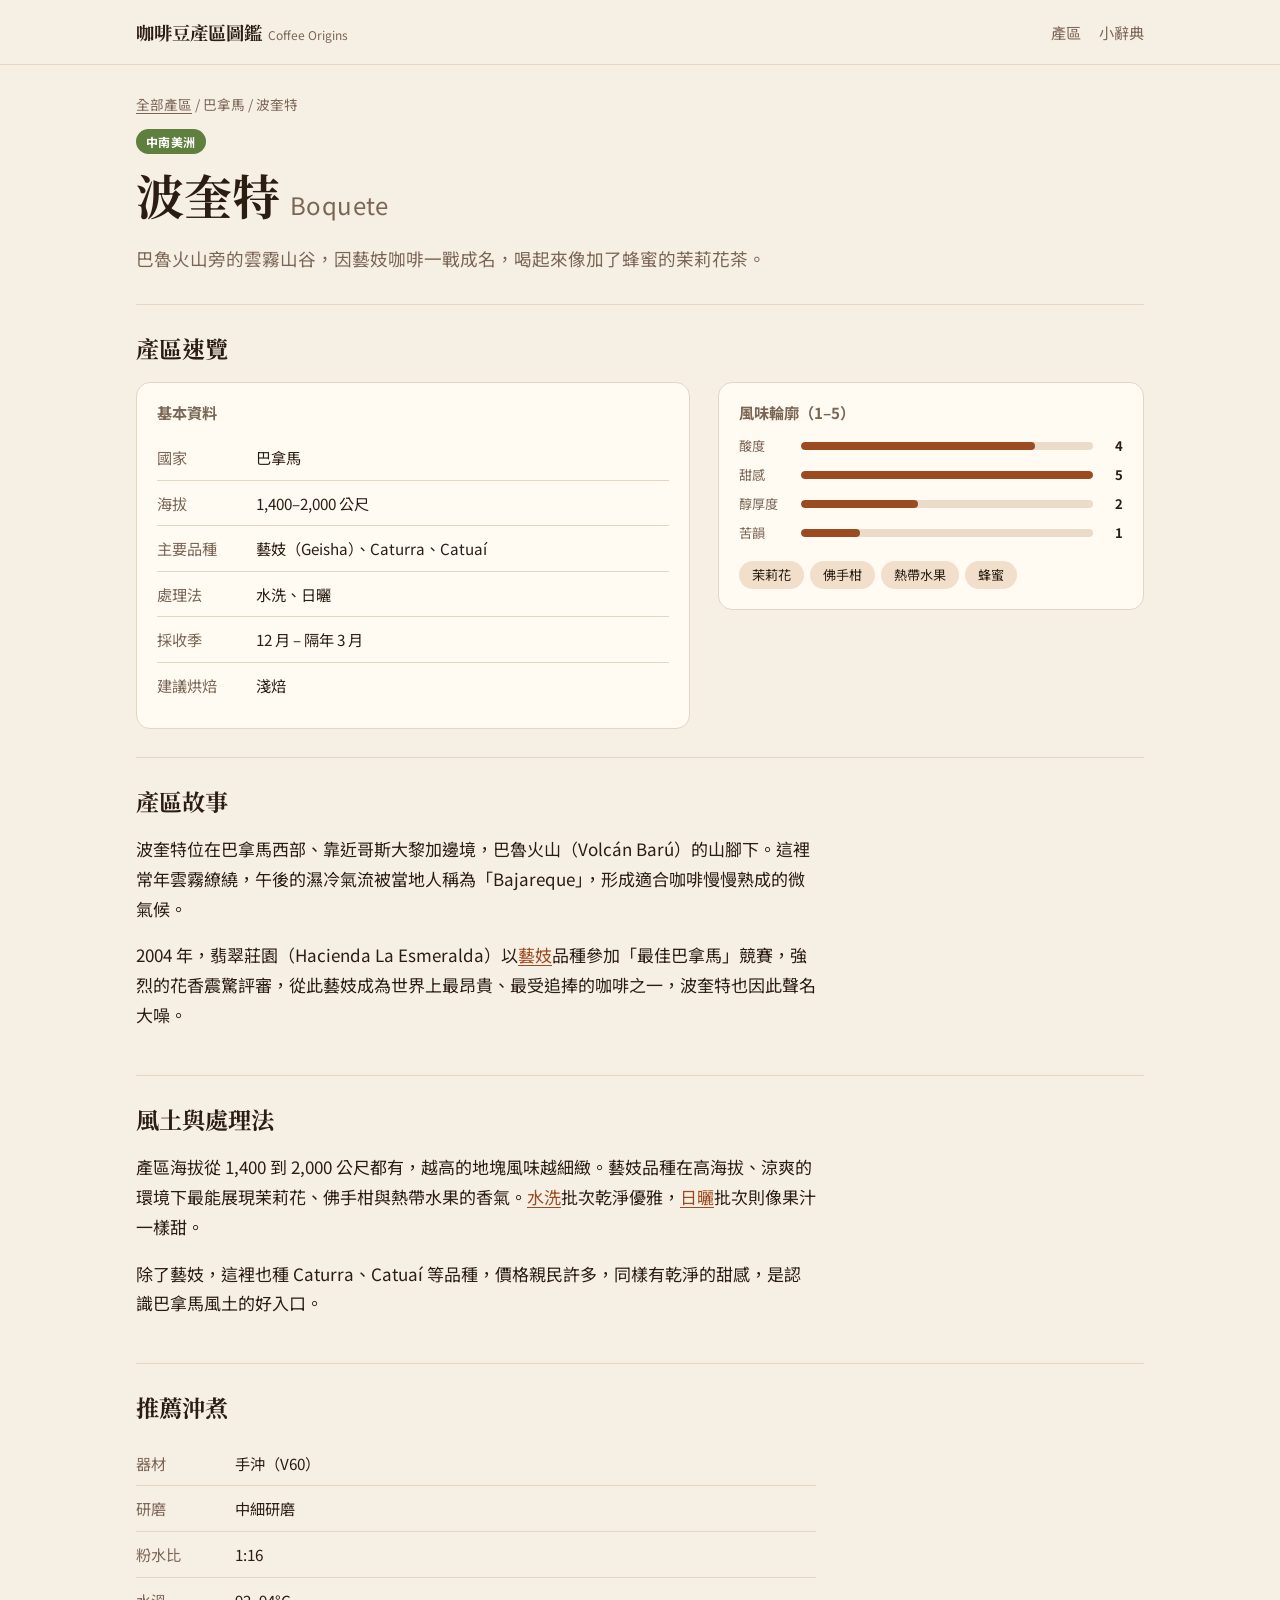
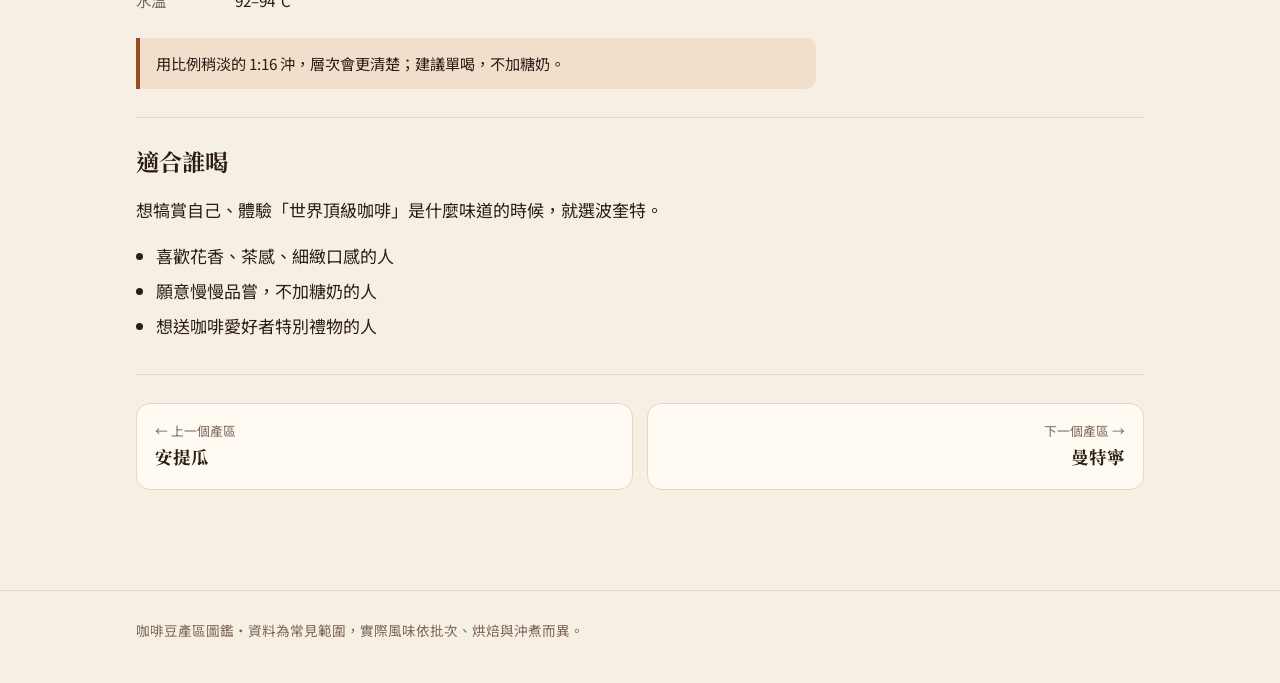
<file: origins/panama-boquete.html>
<!doctype html>
<html lang="zh-Hant-TW">
<head>
  <meta charset="utf-8">
  <meta name="viewport" content="width=device-width, initial-scale=1">
  <title>波奎特 Boquete｜咖啡豆產區圖鑑</title>
  <meta name="description" content="巴魯火山旁的雲霧山谷，因藝妓咖啡一戰成名，喝起來像加了蜂蜜的茉莉花茶。">
  <link rel="preconnect" href="https://fonts.googleapis.com">
  <link rel="preconnect" href="https://fonts.gstatic.com" crossorigin>
  <link href="https://fonts.googleapis.com/css2?family=Noto+Sans+TC:wght@400;700&family=Noto+Serif+TC:wght@700&display=swap" rel="stylesheet">
  <link rel="stylesheet" href="../assets/css/style.css">
</head>
<body data-page="origin" data-slug="panama-boquete">
  <header class="site-header">
    <div class="wrap">
      <a class="brand" href="../index.html">咖啡豆產區圖鑑<small>Coffee Origins</small></a>
      <nav class="nav"><a href="../index.html">產區</a><a href="../glossary.html">小辭典</a></nav>
    </div>
  </header>

  <main class="wrap">
    <div class="breadcrumb"><a href="../index.html">全部產區</a> / 巴拿馬 / 波奎特</div>

    <section id="hero" class="origin-hero">
      <div data-render="tag"></div>
      <h1>波奎特<span class="en">Boquete</span></h1>
      <p class="lede" data-render="summary"></p>
    </section>

    <section id="at-a-glance" class="section">
      <h2>產區速覽</h2>
      <div data-render="glance"></div>
    </section>

    <section id="story" class="section">
      <h2>產區故事</h2>
      <div class="prose">
                <p>波奎特位在巴拿馬西部、靠近哥斯大黎加邊境，巴魯火山（Volcán Barú）的山腳下。這裡常年雲霧繚繞，午後的濕冷氣流被當地人稱為「Bajareque」，形成適合咖啡慢慢熟成的微氣候。</p>
        <p>2004 年，翡翠莊園（Hacienda La Esmeralda）以<a href="../glossary.html#geisha">藝妓</a>品種參加「最佳巴拿馬」競賽，強烈的花香震驚評審，從此藝妓成為世界上最昂貴、最受追捧的咖啡之一，波奎特也因此聲名大噪。</p>
      </div>
    </section>

    <section id="terroir" class="section">
      <h2>風土與處理法</h2>
      <div class="prose">
                <p>產區海拔從 1,400 到 2,000 公尺都有，越高的地塊風味越細緻。藝妓品種在高海拔、涼爽的環境下最能展現茉莉花、佛手柑與熱帶水果的香氣。<a href="../glossary.html#washed">水洗</a>批次乾淨優雅，<a href="../glossary.html#natural">日曬</a>批次則像果汁一樣甜。</p>
        <p>除了藝妓，這裡也種 Caturra、Catuaí 等品種，價格親民許多，同樣有乾淨的甜感，是認識巴拿馬風土的好入口。</p>
      </div>
    </section>

    <section id="brew" class="section">
      <h2>推薦沖煮</h2>
      <div data-render="brew"></div>
    </section>

    <section id="for-you" class="section">
      <h2>適合誰喝</h2>
      <div class="prose">
                <p>想犒賞自己、體驗「世界頂級咖啡」是什麼味道的時候，就選波奎特。</p>
        <ul>
          <li>喜歡花香、茶感、細緻口感的人</li>
          <li>願意慢慢品嘗，不加糖奶的人</li>
          <li>想送咖啡愛好者特別禮物的人</li>
        </ul>
      </div>
    </section>

    <section id="origin-nav" class="section">
      <div class="origin-nav" data-render="origin-nav"></div>
    </section>
  </main>

  <footer class="site-footer">
    <div class="wrap">咖啡豆產區圖鑑・資料為常見範圍，實際風味依批次、烘焙與沖煮而異。</div>
  </footer>

  <script src="../data/origins.js"></script>
  <script src="../assets/js/main.js"></script>
</body>
</html>
</file>
<file: assets/css/style.css>
/* 咖啡豆產區圖鑑 — 唯一樣式表。新增元件請使用下方變數，規則見 CLAUDE.md 第 4 節。 */

:root {
  --bg: #f6efe4;
  --surface: #fffaf2;
  --ink: #2c1d13;
  --muted: #7b6656;
  --line: #e4d6c3;
  --accent: #9c4a1f;
  --accent-soft: #f1dfcc;
  --africa: #b5602b;
  --americas: #5e7f3e;
  --asia: #7d4f86;
  --meter-track: #eadcc9;
  --shadow: 0 1px 2px rgba(60, 35, 15, .06), 0 6px 20px rgba(60, 35, 15, .06);
  --radius: 14px;
  --serif: "Noto Serif TC", "Songti TC", serif;
  --sans: "Noto Sans TC", "PingFang TC", "Microsoft JhengHei", sans-serif;
  color-scheme: light;
}

@media (prefers-color-scheme: dark) {
  :root {
    --bg: #1b140f;
    --surface: #251c15;
    --ink: #f1e6d8;
    --muted: #b39e8a;
    --line: #3a2d23;
    --accent: #e39a62;
    --accent-soft: #3a2a1d;
    --africa: #e08a52;
    --americas: #9cc06f;
    --asia: #c393cc;
    --meter-track: #3a2d23;
    --shadow: none;
    color-scheme: dark;
  }
}

* { box-sizing: border-box; }

html { -webkit-text-size-adjust: 100%; }

body {
  margin: 0;
  background: var(--bg);
  color: var(--ink);
  font-family: var(--sans);
  font-size: 17px;
  line-height: 1.75;
}

h1, h2, h3 { font-family: var(--serif); line-height: 1.3; font-weight: 700; }
h1 { font-size: clamp(2rem, 6vw, 3rem); margin: .2em 0 .3em; }
h2 { font-size: 1.45rem; margin: 0 0 .8em; }
h3 { font-size: 1.1rem; margin: 0 0 .4em; }

a { color: var(--accent); text-underline-offset: 3px; }
a:hover { text-decoration-thickness: 2px; }

.en { font-family: var(--sans); font-size: .5em; font-weight: 400; color: var(--muted); margin-left: .4em; letter-spacing: .02em; }

.wrap { max-width: 1040px; margin: 0 auto; padding: 0 16px; }

/* ---------- header / footer ---------- */
.site-header { border-bottom: 1px solid var(--line); }
.site-header .wrap { display: flex; align-items: center; justify-content: space-between; gap: 16px; min-height: 64px; }
.brand { font-family: var(--serif); font-weight: 700; font-size: 1.15rem; color: var(--ink); text-decoration: none; }
.brand small { color: var(--muted); font-family: var(--sans); font-weight: 400; font-size: .75rem; margin-left: .5em; }
.nav { display: flex; gap: 18px; font-size: .95rem; }
.nav a { color: var(--muted); text-decoration: none; }
.nav a:hover, .nav a[aria-current="page"] { color: var(--ink); }

.site-footer { border-top: 1px solid var(--line); margin-top: 72px; padding: 28px 0 40px; color: var(--muted); font-size: .85rem; }

/* ---------- home ---------- */
.hero { padding: 56px 0 28px; }
.hero .lede { color: var(--muted); max-width: 38em; font-size: 1.05rem; }

.filters { display: flex; flex-wrap: wrap; gap: 8px; margin: 8px 0 24px; }

.grid { display: grid; grid-template-columns: repeat(auto-fill, minmax(290px, 1fr)); gap: 18px; }

.card {
  display: flex; flex-direction: column; gap: 10px;
  background: var(--surface); border: 1px solid var(--line); border-radius: var(--radius);
  padding: 20px; color: inherit; text-decoration: none; box-shadow: var(--shadow);
  transition: transform .15s ease, border-color .15s ease;
}
.card:hover { transform: translateY(-2px); border-color: var(--accent); }
.card h3 { font-size: 1.35rem; margin: 0; }
.card p { margin: 0; color: var(--muted); font-size: .93rem; line-height: 1.65; }
.card .meta { font-size: .85rem; color: var(--muted); }
.card .meters { margin-top: auto; padding-top: 6px; }

.empty { color: var(--muted); padding: 24px 0; }

/* ---------- tags / chips ---------- */
.tag {
  display: inline-block; font-size: .75rem; font-weight: 700; letter-spacing: .04em;
  padding: 2px 10px; border-radius: 999px; color: #fff; background: var(--muted);
}
.tag--africa { background: var(--africa); }
.tag--americas { background: var(--americas); }
.tag--asia { background: var(--asia); }
@media (prefers-color-scheme: dark) { .tag { color: #1b140f; } }

.chips { display: flex; flex-wrap: wrap; gap: 6px; }
.chip {
  display: inline-block; font: inherit; font-size: .82rem; line-height: 1.4;
  padding: 4px 12px; border-radius: 999px;
  background: var(--accent-soft); color: var(--ink); border: 1px solid transparent;
}
button.chip { cursor: pointer; background: transparent; border-color: var(--line); color: var(--muted); }
button.chip:hover { color: var(--ink); border-color: var(--muted); }
button.chip[aria-pressed="true"] { background: var(--ink); color: var(--bg); border-color: var(--ink); }

/* ---------- meter（1–5 分） ---------- */
.meters { display: grid; gap: 6px; }
.meter { display: grid; grid-template-columns: 4em 1fr 1.5em; align-items: center; gap: 10px; font-size: .82rem; color: var(--muted); }
.meter .bar { height: 8px; border-radius: 999px; background: var(--meter-track); overflow: hidden; }
.meter .bar span { display: block; height: 100%; width: calc(var(--v) * 20%); background: var(--accent); border-radius: inherit; }
.meter b { color: var(--ink); font-weight: 700; text-align: right; }

/* ---------- origin page ---------- */
.breadcrumb { font-size: .85rem; color: var(--muted); padding-top: 28px; }
.breadcrumb a { color: var(--muted); }

.origin-hero { padding: 8px 0 12px; }
.origin-hero .lede { font-size: 1.1rem; color: var(--muted); max-width: 36em; }

.section { padding: 28px 0; border-top: 1px solid var(--line); }
.section:first-of-type { border-top: 0; }

.glance { display: grid; grid-template-columns: 1.3fr 1fr; gap: 28px; align-items: start; }
@media (max-width: 760px) { .glance { grid-template-columns: 1fr; } }
.glance .panel { background: var(--surface); border: 1px solid var(--line); border-radius: var(--radius); padding: 20px; }
.glance .panel h3 { font-size: .95rem; color: var(--muted); font-family: var(--sans); font-weight: 700; margin-bottom: 12px; }
.glance .chips { margin-top: 16px; }

.facts { width: 100%; border-collapse: collapse; font-size: .95rem; }
.facts th, .facts td { text-align: left; vertical-align: top; padding: 9px 0; border-bottom: 1px solid var(--line); }
.facts tr:last-child th, .facts tr:last-child td { border-bottom: 0; }
.facts th { width: 6.5em; color: var(--muted); font-weight: 400; padding-right: 12px; }

.prose { max-width: 40em; }
.prose p { margin: 0 0 1em; }
.prose ul { padding-left: 1.2em; margin: 0; }
.prose li { margin-bottom: .3em; }

.callout {
  border-left: 4px solid var(--accent); background: var(--accent-soft);
  padding: 12px 16px; border-radius: 0 10px 10px 0; margin-top: 16px; font-size: .95rem;
}

.origin-nav { display: grid; grid-template-columns: 1fr 1fr; gap: 14px; }
.origin-nav a {
  display: block; padding: 16px 18px; border: 1px solid var(--line); border-radius: var(--radius);
  background: var(--surface); text-decoration: none; color: var(--ink);
}
.origin-nav a:hover { border-color: var(--accent); }
.origin-nav small { display: block; color: var(--muted); font-size: .8rem; }
.origin-nav .next { text-align: right; grid-column: 2; }
.origin-nav strong { font-family: var(--serif); font-size: 1.1rem; }

/* ---------- glossary ---------- */
.toc { display: flex; flex-wrap: wrap; gap: 8px; margin-bottom: 8px; }
.term { padding: 16px 0; border-bottom: 1px dashed var(--line); scroll-margin-top: 16px; }
.term:last-child { border-bottom: 0; }
.term h3 .en { font-size: .7em; }
.term p { margin: 0; max-width: 40em; }
.term:target { background: var(--accent-soft); margin: 0 -12px; padding: 16px 12px; border-radius: 10px; }

@media (max-width: 520px) {
  body { font-size: 16px; }
  .nav { gap: 12px; }
  .brand small { display: none; }
  .origin-nav { grid-template-columns: 1fr; }
  .origin-nav .next { grid-column: 1; }
}
</file>
